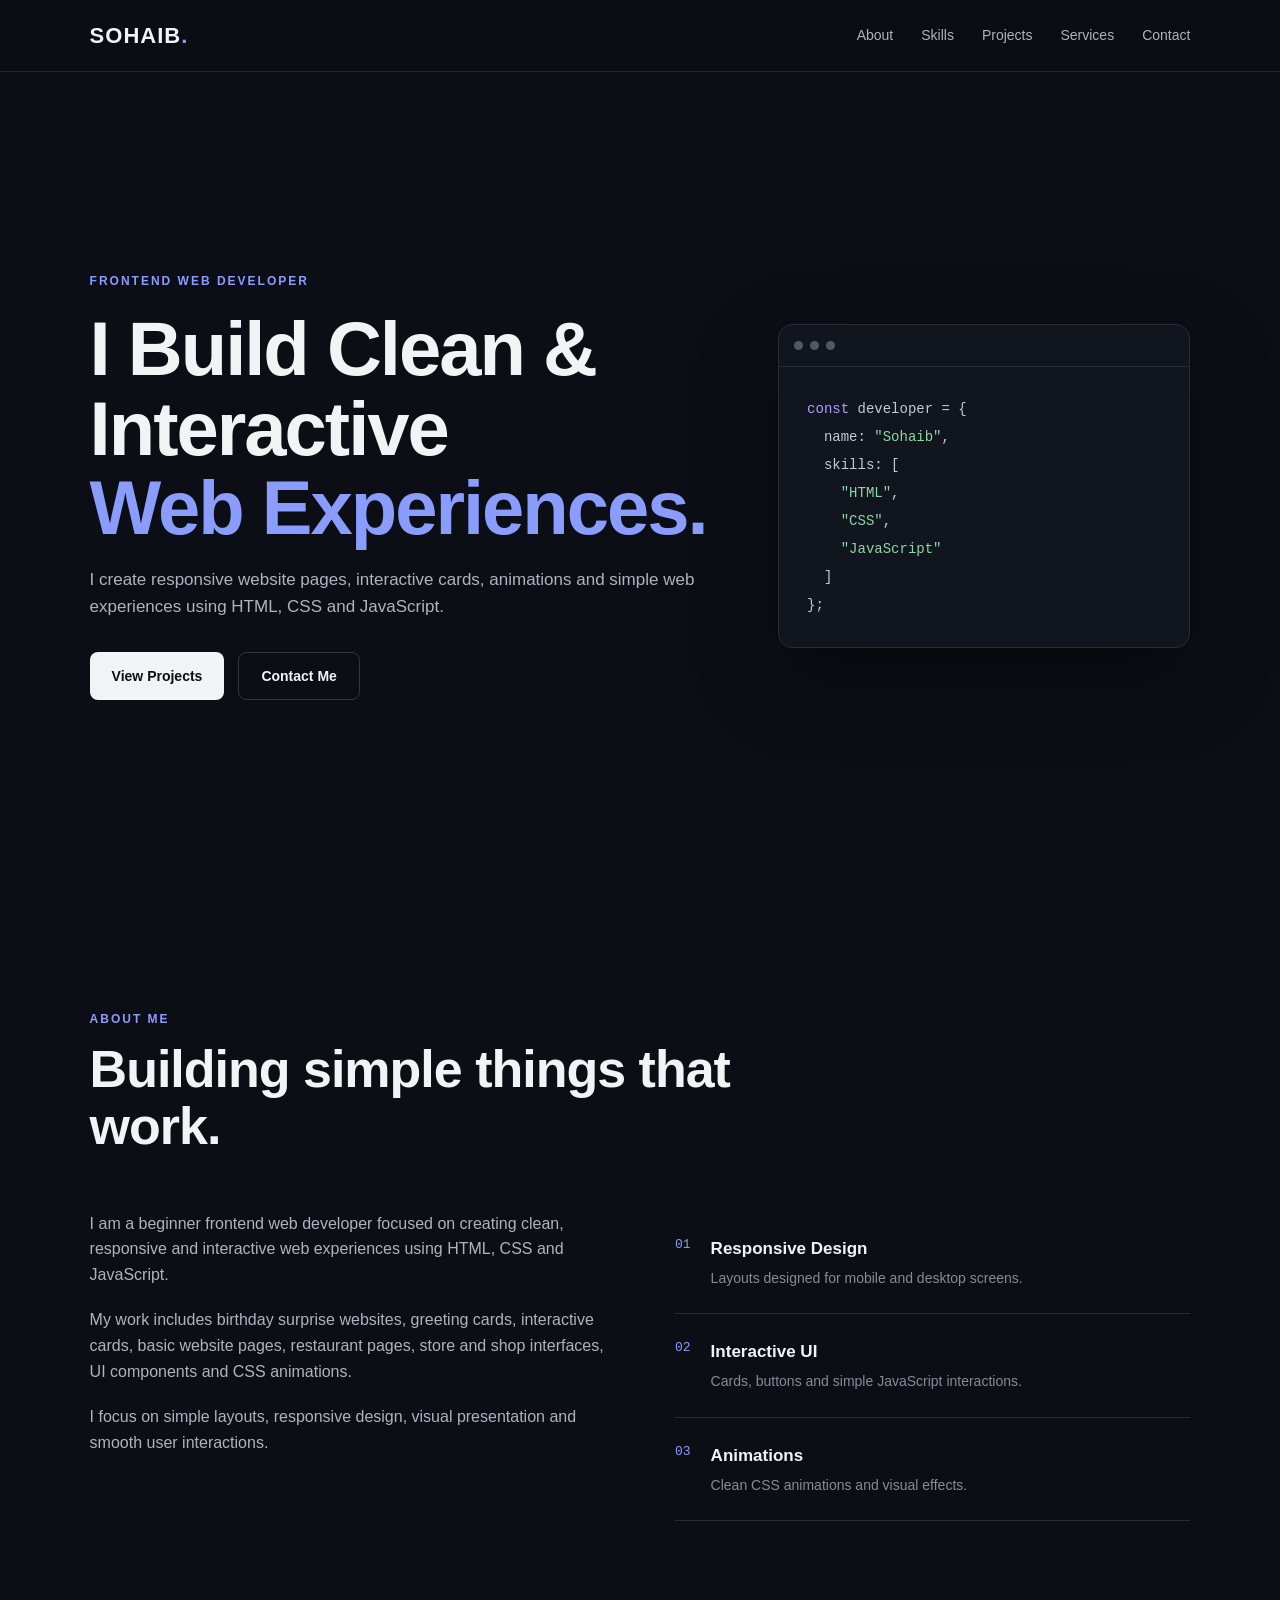
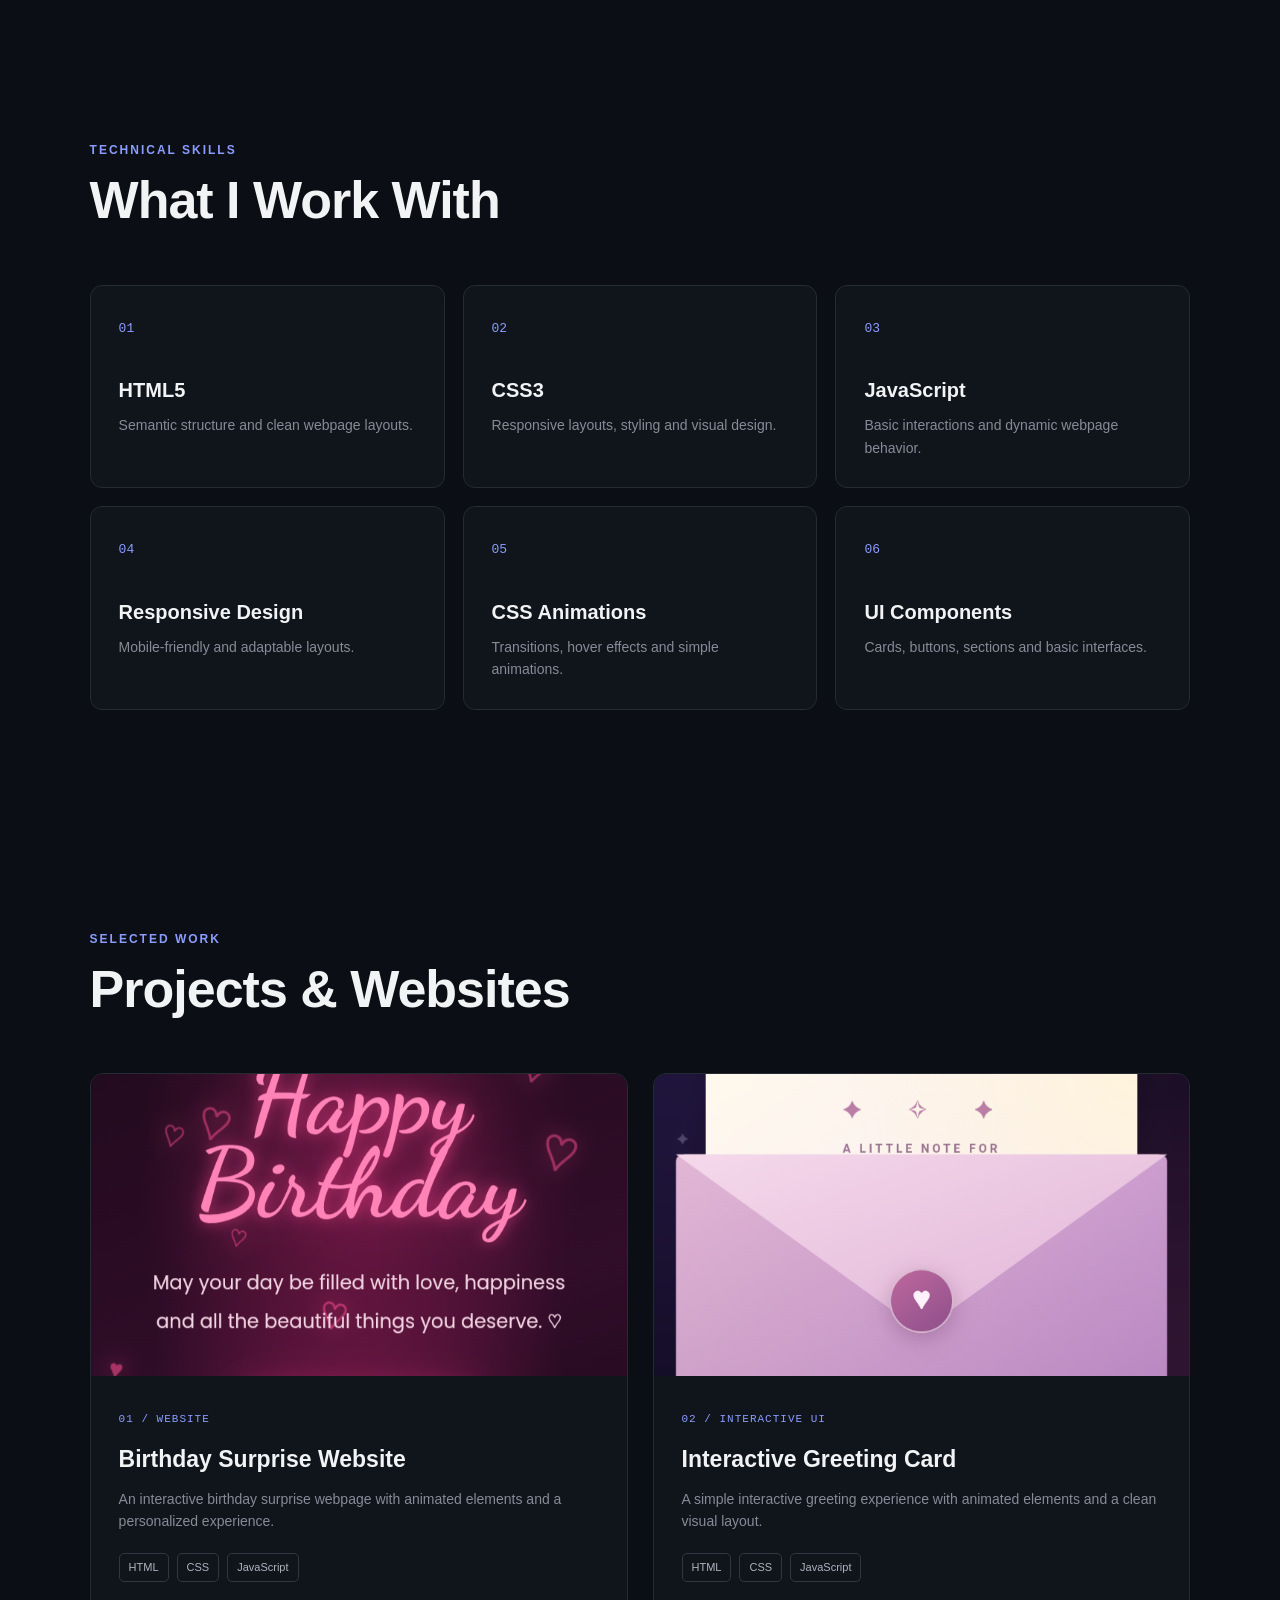
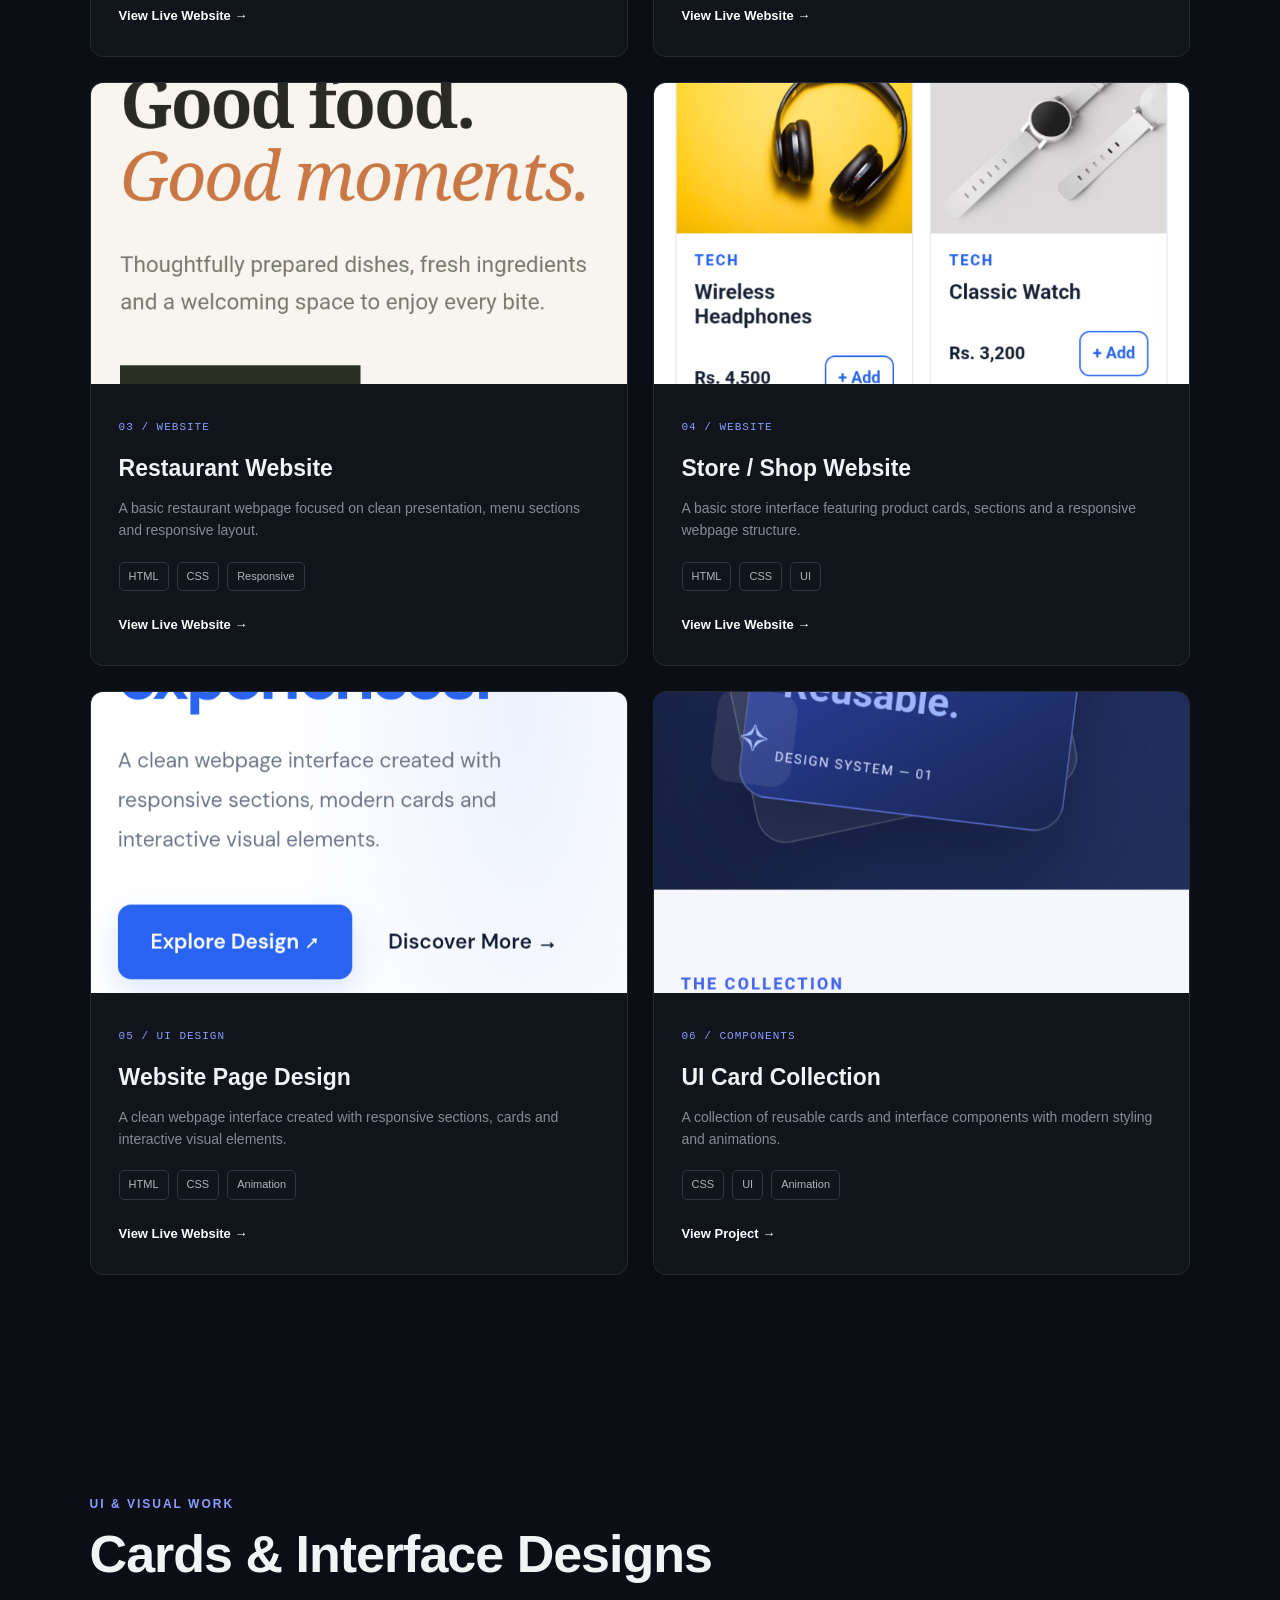
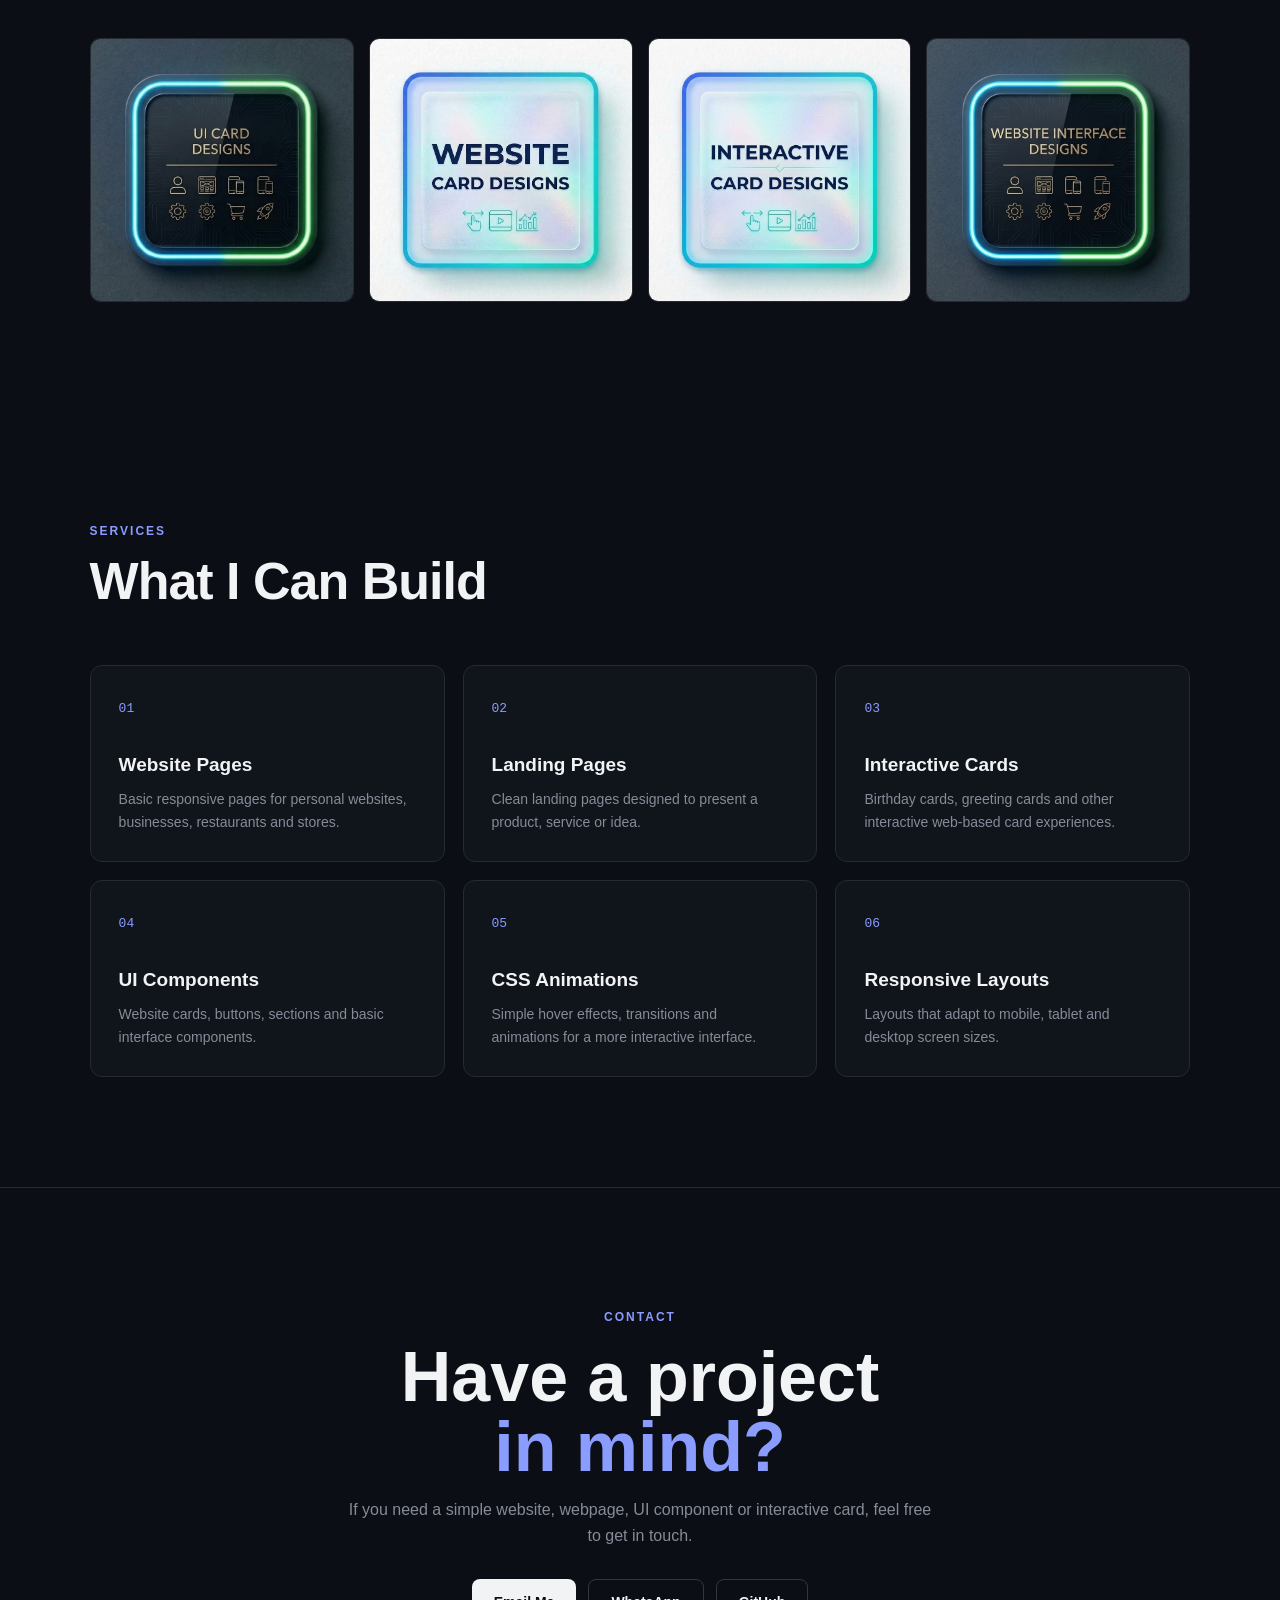
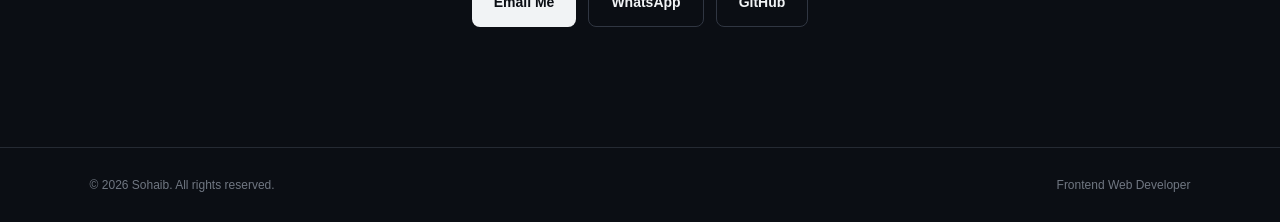
<file: index.html>
<!DOCTYPE html>
<html lang="en">
<head>
    <meta charset="UTF-8">
    <meta name="viewport" content="width=device-width, initial-scale=1.0">

    <title>Sohaib | Frontend Web Developer</title>
    <meta name="description" content="Frontend web developer portfolio showcasing responsive websites, UI cards, animations and interactive web experiences.">

    <link rel="stylesheet" href="style.css">
</head>

<body>

    <!-- Navigation -->
    <header class="top-bar">
        <a href="#home" class="logo">SOHAIB<span>.</span></a>

        <nav>
            <a href="#about">About</a>
            <a href="#skills">Skills</a>
            <a href="#projects">Projects</a>
            <a href="#services">Services</a>
            <a href="#contact">Contact</a>
        </nav>

        <button class="menu-btn" id="menuBtn">☰</button>
    </header>


    <!-- Hero -->
    <section class="hero" id="home">

        <div class="hero-content">

            <p class="hero-tag">FRONTEND WEB DEVELOPER</p>

            <h1>
                I Build Clean & Interactive
                <span>Web Experiences.</span>
            </h1>

            <p class="hero-text">
                I create responsive website pages, interactive cards,
                animations and simple web experiences using HTML, CSS
                and JavaScript.
            </p>

            <div class="hero-buttons">
                <a href="#projects" class="btn primary-btn">View Projects</a>
                <a href="#contact" class="btn secondary-btn">Contact Me</a>
            </div>

        </div>

        <div class="hero-card">
            <div class="code-window">
                <div class="window-top">
                    <span></span>
                    <span></span>
                    <span></span>
                </div>

                <div class="code-content">
                    <p><span class="code-purple">const</span> developer = {</p>
                    <p>&nbsp;&nbsp;name: <span class="code-green">"Sohaib"</span>,</p>
                    <p>&nbsp;&nbsp;skills: [</p>
                    <p>&nbsp;&nbsp;&nbsp;&nbsp;<span class="code-green">"HTML"</span>,</p>
                    <p>&nbsp;&nbsp;&nbsp;&nbsp;<span class="code-green">"CSS"</span>,</p>
                    <p>&nbsp;&nbsp;&nbsp;&nbsp;<span class="code-green">"JavaScript"</span></p>
                    <p>&nbsp;&nbsp;]</p>
                    <p>};</p>
                </div>
            </div>
        </div>

    </section>


    <!-- About -->
    <section class="section" id="about">

        <div class="section-heading">
            <p>ABOUT ME</p>
            <h2>Building simple things that work.</h2>
        </div>

        <div class="about-grid">

            <div class="about-text">
                <p>
                    I am a beginner frontend web developer focused on
                    creating clean, responsive and interactive web
                    experiences using HTML, CSS and JavaScript.
                </p>

                <p>
                    My work includes birthday surprise websites,
                    greeting cards, interactive cards, basic website
                    pages, restaurant pages, store and shop interfaces,
                    UI components and CSS animations.
                </p>

                <p>
                    I focus on simple layouts, responsive design,
                    visual presentation and smooth user interactions.
                </p>
            </div>

            <div class="about-info">

                <div class="info-item">
                    <span>01</span>
                    <div>
                        <h3>Responsive Design</h3>
                        <p>Layouts designed for mobile and desktop screens.</p>
                    </div>
                </div>

                <div class="info-item">
                    <span>02</span>
                    <div>
                        <h3>Interactive UI</h3>
                        <p>Cards, buttons and simple JavaScript interactions.</p>
                    </div>
                </div>

                <div class="info-item">
                    <span>03</span>
                    <div>
                        <h3>Animations</h3>
                        <p>Clean CSS animations and visual effects.</p>
                    </div>
                </div>

            </div>

        </div>

    </section>


    <!-- Skills -->
    <section class="section" id="skills">

        <div class="section-heading">
            <p>TECHNICAL SKILLS</p>
            <h2>What I Work With</h2>
        </div>

        <div class="skills-grid">

            <div class="skill-card">
                <span>01</span>
                <h3>HTML5</h3>
                <p>Semantic structure and clean webpage layouts.</p>
            </div>

            <div class="skill-card">
                <span>02</span>
                <h3>CSS3</h3>
                <p>Responsive layouts, styling and visual design.</p>
            </div>

            <div class="skill-card">
                <span>03</span>
                <h3>JavaScript</h3>
                <p>Basic interactions and dynamic webpage behavior.</p>
            </div>

            <div class="skill-card">
                <span>04</span>
                <h3>Responsive Design</h3>
                <p>Mobile-friendly and adaptable layouts.</p>
            </div>

            <div class="skill-card">
                <span>05</span>
                <h3>CSS Animations</h3>
                <p>Transitions, hover effects and simple animations.</p>
            </div>

            <div class="skill-card">
                <span>06</span>
                <h3>UI Components</h3>
                <p>Cards, buttons, sections and basic interfaces.</p>
            </div>

        </div>

    </section>


    <!-- Projects -->
    <section class="section" id="projects">

        <div class="section-heading">
            <p>SELECTED WORK</p>
            <h2>Projects & Websites</h2>
        </div>

        <div class="projects-grid">


            <!-- Project 01 -->
            <article class="project-card">

                <div class="project-image">
                    <img src="png1.png" alt="Birthday surprise website preview">
                </div>

                <div class="project-content">

                    <span class="project-number">01 / WEBSITE</span>

                    <h3>Birthday Surprise Website</h3>

                    <p>
                        An interactive birthday surprise webpage with
                        animated elements and a personalized experience.
                    </p>

                    <div class="tags">
                        <span>HTML</span>
                        <span>CSS</span>
                        <span>JavaScript</span>
                    </div>
                    
                       

                    <!-- Replace # with your published website link -->
                    <a href="https://sohaibkalwar8-max.github.io/Riyas-birthday/ " target="_blank" class="project-link">
                        View Live Website →
                    </a>

                </div>
                

            </article>


            <!-- Project 02 -->
            <article class="project-card">

                <div class="project-image">
                    <img src="png2.png" alt="Greeting card website preview">
                </div>

                <div class="project-content">

                    <span class="project-number">02 / INTERACTIVE UI</span>

                    <h3>Interactive Greeting Card</h3>

                    <p>
                        A simple interactive greeting experience with
                        animated elements and a clean visual layout.
                    </p>

                    <div class="tags">
                        <span>HTML</span>
                        <span>CSS</span>
                        <span>JavaScript</span>
                    </div>

                    <a href=" https://sohaibkalwar8-max.github.io/Greeting-card/   " target="_blank" class="project-link">
                        View Live Website →
                    </a>

                </div>

            </article>


            <!-- Project 03 -->
            <article class="project-card">

                <div class="project-image">
                    <img src="png3.png" alt="Restaurant website preview">
                </div>

                <div class="project-content">

                    <span class="project-number">03 / WEBSITE</span>

                    <h3>Restaurant Website</h3>

                    <p>
                        A basic restaurant webpage focused on clean
                        presentation, menu sections and responsive layout.
                    </p>

                    <div class="tags">
                        <span>HTML</span>
                        <span>CSS</span>
                        <span>Responsive</span>
                    </div>

                    <a href="  https://sohaibkalwar8-max.github.io/Webpage-restaurant-/   " target="_blank" class="project-link">
                        View Live Website →
                    </a>

                </div>

            </article>


            <!-- Project 04 -->
            <article class="project-card">

                <div class="project-image">
                    <img src="png4.png" alt="Store website preview">
                </div>

                <div class="project-content">

                    <span class="project-number">04 / WEBSITE</span>

                    <h3>Store / Shop Website</h3>

                    <p>
                        A basic store interface featuring product cards,
                        sections and a responsive webpage structure.
                    </p>

                    <div class="tags">
                        <span>HTML</span>
                        <span>CSS</span>
                        <span>UI</span>
                    </div>

                    <a href="https://sohaibkalwar8-max.github.io/Nova-store/      " target="_blank" class="project-link">
                        View Live Website →
                    </a>

                </div>

            </article>


            <!-- Project 05 -->
            <article class="project-card">

                <div class="project-image">
                    <img src="png5.png" alt="Website page design preview">
                </div>

                <div class="project-content">

                    <span class="project-number">05 / UI DESIGN</span>

                    <h3>Website Page Design</h3>

                    <p>
                        A clean webpage interface created with responsive
                        sections, cards and interactive visual elements.
                    </p>

                    <div class="tags">
                        <span>HTML</span>
                        <span>CSS</span>
                        <span>Animation</span>
                    </div>

                    <a href="https://sohaibkalwar8-max.github.io/Webpage-design/" target="_blank" class="project-link">
                        View Live Website →
                    </a>

                </div>

            </article>


            <!-- Project 06 -->
            <article class="project-card">

                <div class="project-image">
                    <img src="png6.png" alt="UI card collection preview">
                </div>

                <div class="project-content">

                    <span class="project-number">06 / COMPONENTS</span>

                    <h3>UI Card Collection</h3>

                    <p>
                        A collection of reusable cards and interface
                        components with modern styling and animations.
                    </p>

                    <div class="tags">
                        <span>CSS</span>
                        <span>UI</span>
                        <span>Animation</span>
                    </div>

                    <a href="https://sohaibkalwar8-max.github.io/Ui-card-collection-/" target="_blank" class="project-link">
                        View Project →
                    </a>

                </div>

            </article>

        </div>

    </section>


    <!-- Visual Work -->
    <section class="section" id="visual-work">

    <div class="section-heading">
        <p>UI & VISUAL WORK</p>
        <h2>Cards & Interface Designs</h2>
    </div>

    <div class="gallery">

        <!-- UI Card Design -->
        <a href="uicard.html" class="gallery-item">
            <img src="png7.png" alt="UI card design">
        </a>

        <!-- Website Card Design -->
        <a href="uicard2.html" class="gallery-item">
            <img src="png8.png" alt="Website card design">
        </a>

        <!-- Interactive Card Design -->
        <a href="uicard3.html" class="gallery-item">
            <img src="png9.png" alt="Interactive card design">
        </a>

        <!-- Website Interface Design -->
        <a href="uicard4.html" class="gallery-item">
            <img src="png10.png" alt="Website interface design">
        </a>

    </div>

</section>


    <!-- Services -->
    <section class="section" id="services">

        <div class="section-heading">
            <p>SERVICES</p>
            <h2>What I Can Build</h2>
        </div>

        <div class="services-grid">

            <div class="service-card">
                <span>01</span>
                <h3>Website Pages</h3>
                <p>
                    Basic responsive pages for personal websites,
                    businesses, restaurants and stores.
                </p>
            </div>

            <div class="service-card">
                <span>02</span>
                <h3>Landing Pages</h3>
                <p>
                    Clean landing pages designed to present a product,
                    service or idea.
                </p>
            </div>

            <div class="service-card">
                <span>03</span>
                <h3>Interactive Cards</h3>
                <p>
                    Birthday cards, greeting cards and other interactive
                    web-based card experiences.
                </p>
            </div>

            <div class="service-card">
                <span>04</span>
                <h3>UI Components</h3>
                <p>
                    Website cards, buttons, sections and basic interface
                    components.
                </p>
            </div>

            <div class="service-card">
                <span>05</span>
                <h3>CSS Animations</h3>
                <p>
                    Simple hover effects, transitions and animations
                    for a more interactive interface.
                </p>
            </div>

            <div class="service-card">
                <span>06</span>
                <h3>Responsive Layouts</h3>
                <p>
                    Layouts that adapt to mobile, tablet and desktop
                    screen sizes.
                </p>
            </div>

        </div>

    </section>


    <!-- Contact -->
    <section class="contact-section" id="contact">

        <div class="contact-content">

            <p class="section-label">CONTACT</p>

            <h2>
                Have a project<br>
                <span>in mind?</span>
            </h2>

            <p>
                If you need a simple website, webpage, UI component
                or interactive card, feel free to get in touch.
            </p>

            <div class="contact-buttons">

                <!-- Replace these links -->
                <a href="mailto:sohaib.kalwar8@gmail.com" class="btn primary-btn">
                    Email Me
                </a>

            <a href="https://wa.me/923337255905"
   class="btn secondary-btn"
   target="_blank">
    WhatsApp
</a>

             <a href="https://github.com/sohaibkalwar8-max"
   class="btn secondary-btn"
   target="_blank">
    GitHub
</a>
            </div>

        </div>

    </section>


    <!-- Footer -->
    <footer>

        <p>
            © <span id="year"></span> Sohaib. All rights reserved.
        </p>

        <p>
            Frontend Web Developer
        </p>

    </footer>


    <script src="script.js"></script>

</body>
</html>
</file>
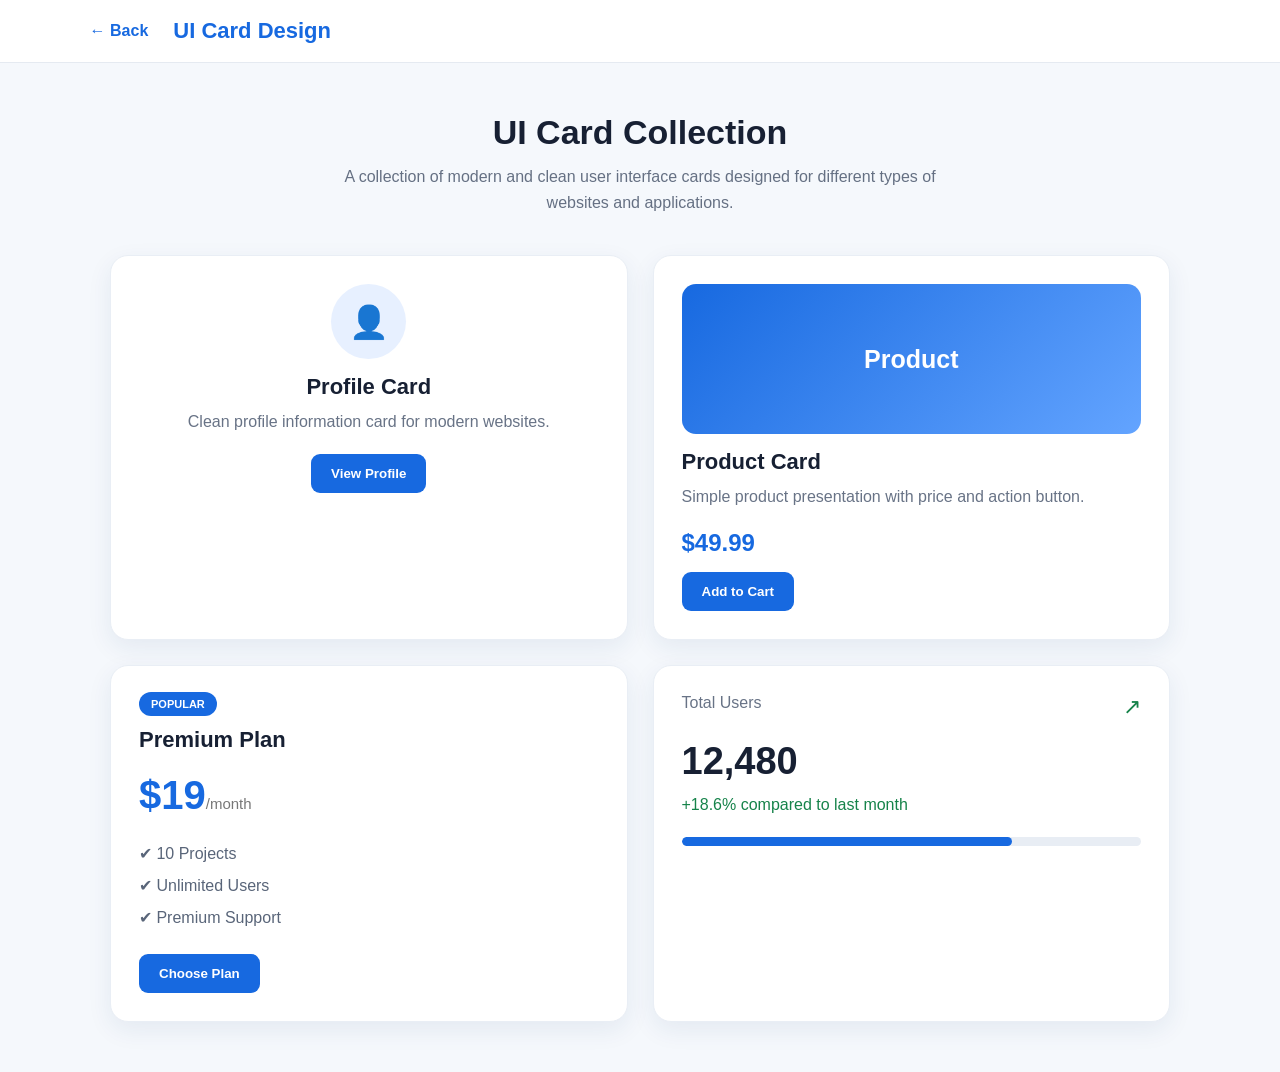
<file: uicard.html>
<!DOCTYPE html>
<html lang="en">
<head>
    <meta charset="UTF-8">
    <meta name="viewport" content="width=device-width, initial-scale=1.0">
    <title>UI Card Design</title>
    <link rel="stylesheet" href="uicard.css">
</head>

<body>

    <header class="top-bar">
        <a href="index.html#visual_work"
 class="back-btn">← Back</a>
        <h1>UI Card Design</h1>
    </header>

    <main class="container">

        <section class="intro">
            <h2>UI Card Collection</h2>
            <p>
                A collection of modern and clean user interface cards
                designed for different types of websites and applications.
            </p>
        </section>

        <section class="cards">

            <!-- Profile Card -->
            <div class="card profile-card">
                <div class="profile-icon">👤</div>
                <h3>Profile Card</h3>
                <p>Clean profile information card for modern websites.</p>
                <button>View Profile</button>
            </div>

            <!-- Product Card -->
            <div class="card product-card">
                <div class="product-image">Product</div>
                <h3>Product Card</h3>
                <p>Simple product presentation with price and action button.</p>
                <strong>$49.99</strong>
                <button>Add to Cart</button>
            </div>

            <!-- Pricing Card -->
            <div class="card pricing-card">
                <span class="tag">POPULAR</span>
                <h3>Premium Plan</h3>
                <div class="price">$19<span>/month</span></div>

                <ul>
                    <li>✔ 10 Projects</li>
                    <li>✔ Unlimited Users</li>
                    <li>✔ Premium Support</li>
                </ul>

                <button>Choose Plan</button>
            </div>

            <!-- Statistics Card -->
            <div class="card stats-card">
                <div class="stats-top">
                    <span>Total Users</span>
                    <span class="up">↗</span>
                </div>

                <h3>12,480</h3>
                <p>+18.6% compared to last month</p>

                <div class="progress">
                    <div class="progress-bar"></div>
                </div>
            </div>

        </section>

    </main>

    <script src="uicard.js"></script>
</body>
</html>
</file>
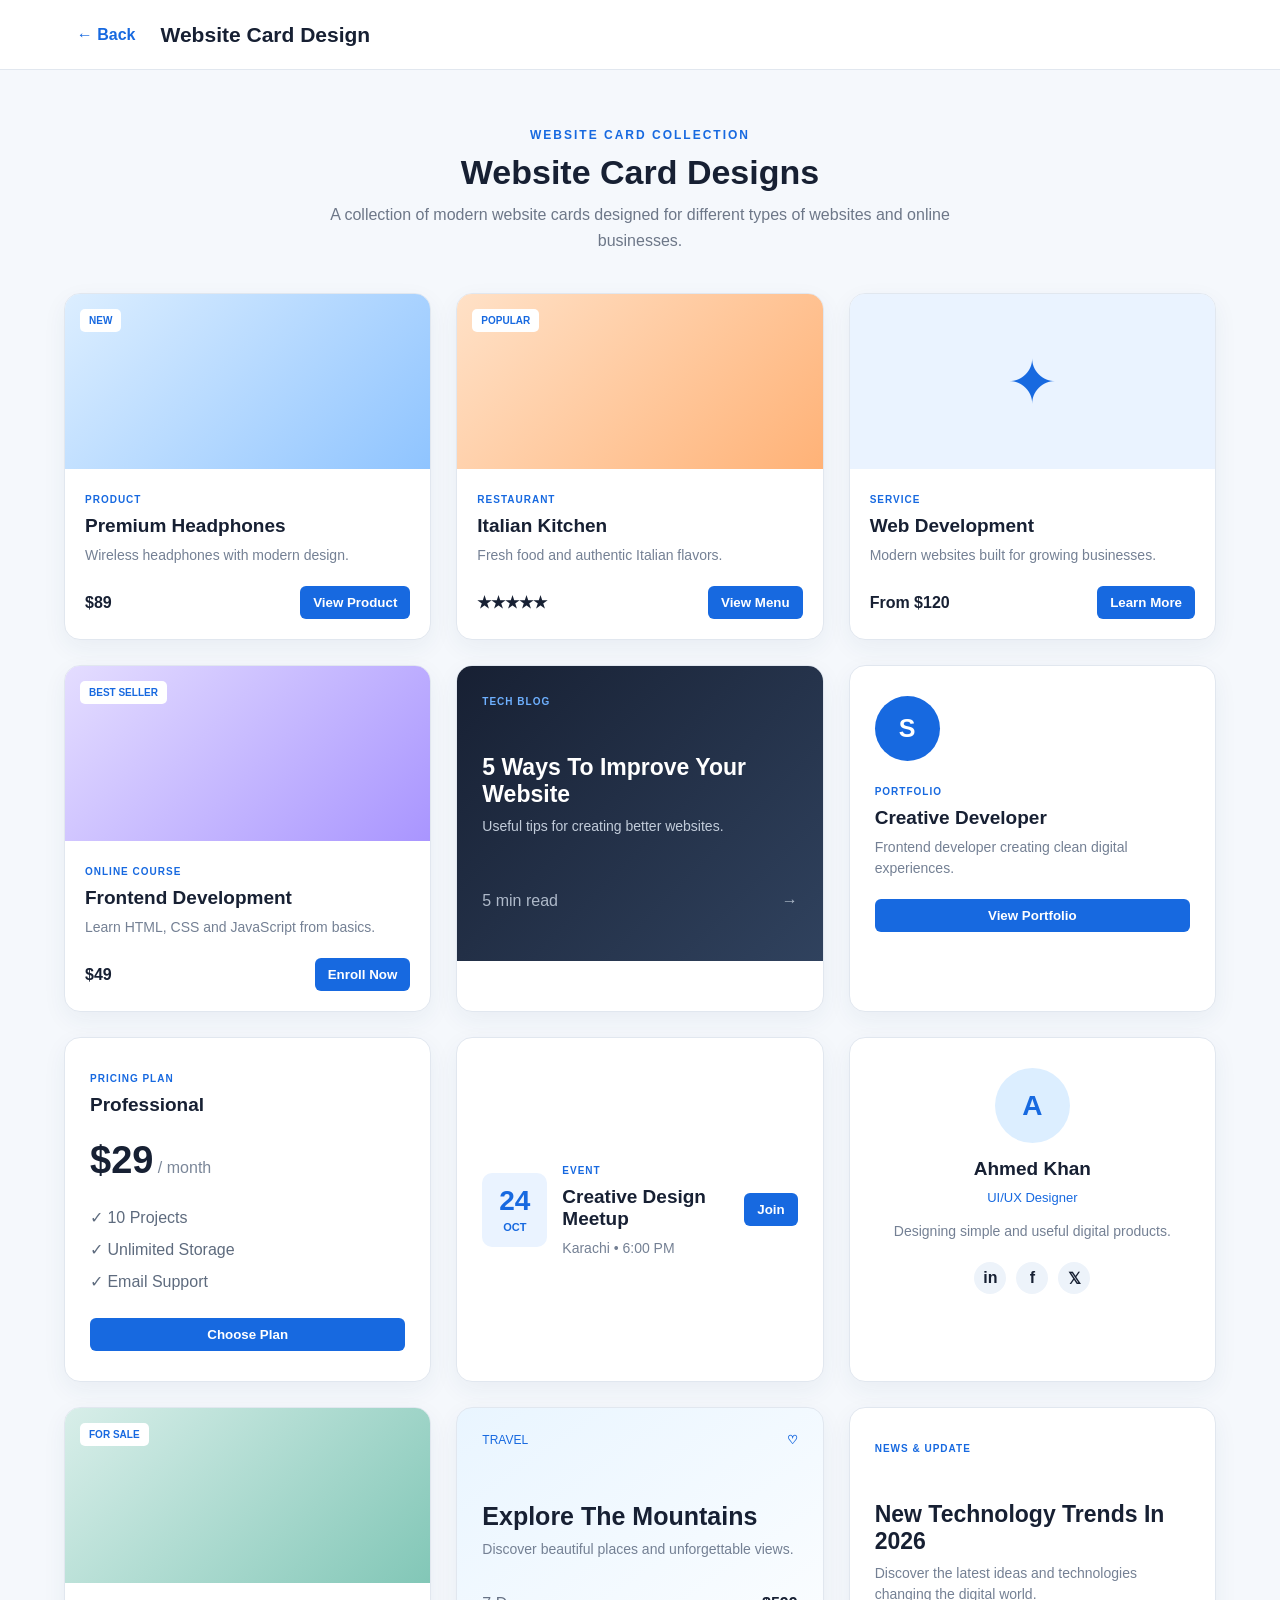
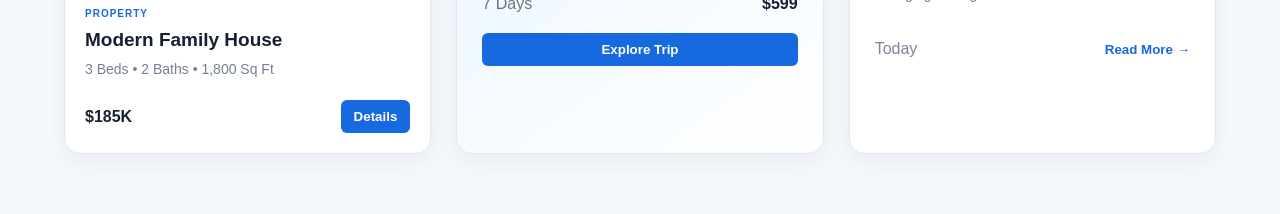
<file: uicard2.html>
<!DOCTYPE html>
<html lang="en">
<head>
    <meta charset="UTF-8">
    <meta name="viewport" content="width=device-width, initial-scale=1.0">
    <title>Website Card Design</title>
    <link rel="stylesheet" href="uicard2.css">
</head>
<body>

<header class="top-bar">
    <a href="index.html" class="back-btn">← Back</a>
    <h1>Website Card Design</h1>
</header>

<main class="container">

    <section class="intro">
        <span>WEBSITE CARD COLLECTION</span>
        <h2>Website Card Designs</h2>
        <p>
            A collection of modern website cards designed for
            different types of websites and online businesses.
        </p>
    </section>

    <section class="cards-grid">

        <!-- 1 Product -->
        <div class="website-card">
            <div class="card-image product-image">
                <span>NEW</span>
            </div>
            <div class="card-content">
                <small>PRODUCT</small>
                <h3>Premium Headphones</h3>
                <p>Wireless headphones with modern design.</p>
                <div class="card-bottom">
                    <strong>$89</strong>
                    <button>View Product</button>
                </div>
            </div>
        </div>

        <!-- 2 Restaurant -->
        <div class="website-card">
            <div class="card-image restaurant-image">
                <span>POPULAR</span>
            </div>
            <div class="card-content">
                <small>RESTAURANT</small>
                <h3>Italian Kitchen</h3>
                <p>Fresh food and authentic Italian flavors.</p>
                <div class="card-bottom">
                    <strong>★★★★★</strong>
                    <button>View Menu</button>
                </div>
            </div>
        </div>

        <!-- 3 Service -->
        <div class="website-card">
            <div class="service-icon">✦</div>
            <div class="card-content">
                <small>SERVICE</small>
                <h3>Web Development</h3>
                <p>Modern websites built for growing businesses.</p>
                <div class="card-bottom">
                    <strong>From $120</strong>
                    <button>Learn More</button>
                </div>
            </div>
        </div>

        <!-- 4 Course -->
        <div class="website-card">
            <div class="card-image course-image">
                <span>BEST SELLER</span>
            </div>
            <div class="card-content">
                <small>ONLINE COURSE</small>
                <h3>Frontend Development</h3>
                <p>Learn HTML, CSS and JavaScript from basics.</p>
                <div class="card-bottom">
                    <strong>$49</strong>
                    <button>Enroll Now</button>
                </div>
            </div>
        </div>

        <!-- 5 Blog -->
        <div class="website-card">
            <div class="blog-card">
                <small>TECH BLOG</small>
                <h3>5 Ways To Improve Your Website</h3>
                <p>Useful tips for creating better websites.</p>
                <div class="blog-info">
                    <span>5 min read</span>
                    <span>→</span>
                </div>
            </div>
        </div>

        <!-- 6 Portfolio -->
        <div class="website-card portfolio-card">
            <div class="portfolio-avatar">S</div>
            <small>PORTFOLIO</small>
            <h3>Creative Developer</h3>
            <p>Frontend developer creating clean digital experiences.</p>
            <button class="full-btn">View Portfolio</button>
        </div>

        <!-- 7 Pricing -->
        <div class="website-card pricing-card">
            <small>PRICING PLAN</small>
            <h3>Professional</h3>
            <strong class="price">$29</strong>
            <span class="month">/ month</span>

            <ul>
                <li>✓ 10 Projects</li>
                <li>✓ Unlimited Storage</li>
                <li>✓ Email Support</li>
            </ul>

            <button class="full-btn">Choose Plan</button>
        </div>

        <!-- 8 Event -->
        <div class="website-card event-card">
            <div class="date-box">
                <strong>24</strong>
                <span>OCT</span>
            </div>

            <div>
                <small>EVENT</small>
                <h3>Creative Design Meetup</h3>
                <p>Karachi • 6:00 PM</p>
            </div>

            <button>Join</button>
        </div>

        <!-- 9 Team -->
        <div class="website-card team-card">
            <div class="team-avatar">A</div>
            <h3>Ahmed Khan</h3>
            <span>UI/UX Designer</span>
            <p>Designing simple and useful digital products.</p>

            <div class="socials">
                <b>in</b>
                <b>f</b>
                <b>𝕏</b>
            </div>
        </div>

        <!-- 10 Property -->
        <div class="website-card">
            <div class="card-image property-image">
                <span>FOR SALE</span>
            </div>

            <div class="card-content">
                <small>PROPERTY</small>
                <h3>Modern Family House</h3>
                <p>3 Beds • 2 Baths • 1,800 Sq Ft</p>

                <div class="card-bottom">
                    <strong>$185K</strong>
                    <button>Details</button>
                </div>
            </div>
        </div>

        <!-- 11 Travel -->
        <div class="website-card travel-card">
            <div class="travel-top">
                <span>TRAVEL</span>
                <b>♡</b>
            </div>

            <h3>Explore The Mountains</h3>
            <p>Discover beautiful places and unforgettable views.</p>

            <div class="travel-bottom">
                <span>7 Days</span>
                <strong>$599</strong>
            </div>

            <button class="full-btn">Explore Trip</button>
        </div>

        <!-- 12 News -->
        <div class="website-card news-card">
            <small>NEWS & UPDATE</small>
            <h3>New Technology Trends In 2026</h3>
            <p>
                Discover the latest ideas and technologies
                changing the digital world.
            </p>

            <div class="news-bottom">
                <span>Today</span>
                <button>Read More →</button>
            </div>
        </div>

    </section>

</main>

<script src="uicard2.js"></script>
</body>
</html>
</file>
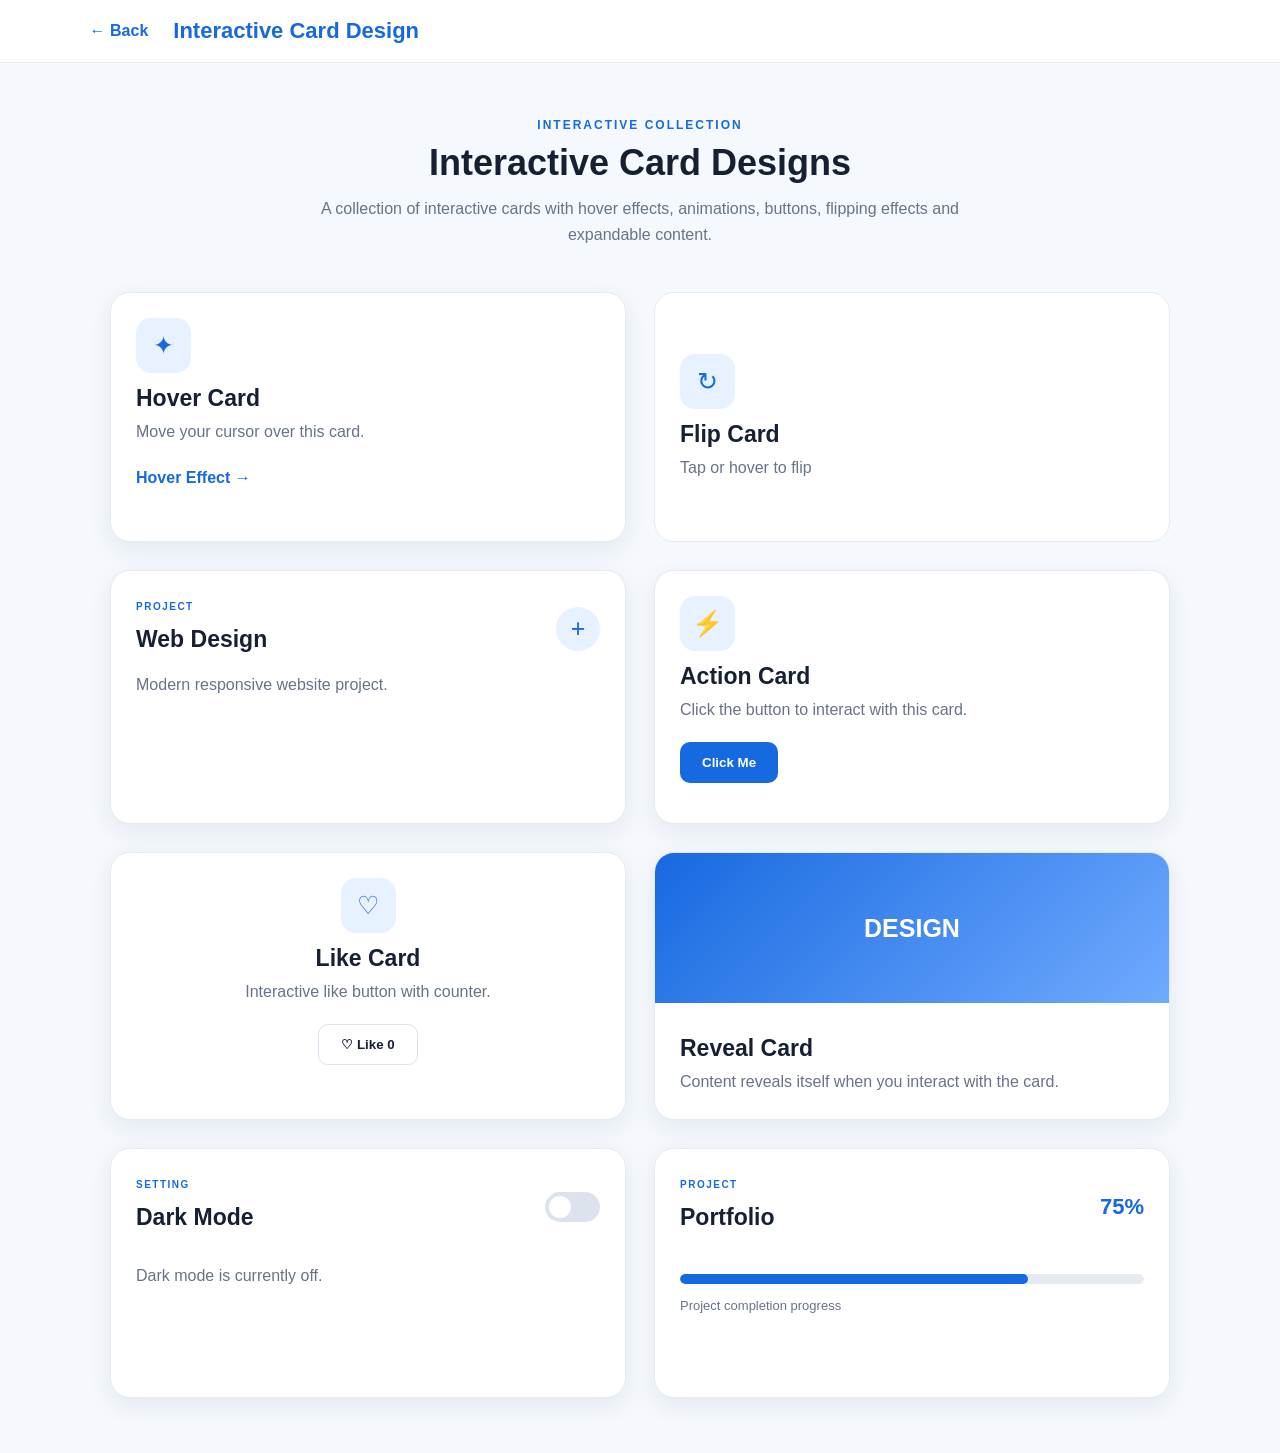
<file: uicard3.html>
<!DOCTYPE html>
<html lang="en">
<head>
    <meta charset="UTF-8">
    <meta name="viewport" content="width=device-width, initial-scale=1.0">
    <title>Interactive Card Design</title>
    <link rel="stylesheet" href="uicard3.css">
</head>

<body>

<header class="top-bar">
    <a href="index.html" class="back-btn">← Back</a>
    <h1>Interactive Card Design</h1>
</header>

<main class="container">

    <section class="intro">
        <p class="small-title">INTERACTIVE COLLECTION</p>
        <h2>Interactive Card Designs</h2>
        <p>
            A collection of interactive cards with hover effects,
            animations, buttons, flipping effects and expandable content.
        </p>
    </section>


    <section class="cards">

        <!-- 1 HOVER CARD -->
        <div class="card hover-card">
            <div class="icon">✦</div>
            <h3>Hover Card</h3>
            <p>Move your cursor over this card.</p>
            <span>Hover Effect →</span>
        </div>


        <!-- 2 FLIP CARD -->
        <div class="card flip-card" tabindex="0">

            <div class="flip-inner">

                <div class="flip-front">
                    <div class="icon">↻</div>
                    <h3>Flip Card</h3>
                    <p>Tap or hover to flip</p>
                </div>

                <div class="flip-back">
                    <h3>Back Side</h3>
                    <p>
                        Interactive information appears
                        on the back side.
                    </p>
                </div>

            </div>

        </div>


        <!-- 3 EXPAND CARD -->
        <div class="card expand-card">

            <div class="card-header">
                <div>
                    <span class="mini-label">PROJECT</span>
                    <h3>Web Design</h3>
                </div>

                <button class="expand-btn">+</button>
            </div>

            <p class="short-text">
                Modern responsive website project.
            </p>

            <div class="extra-content">
                <p>✓ Responsive Layout</p>
                <p>✓ Modern UI</p>
                <p>✓ Interactive Elements</p>
            </div>

        </div>


        <!-- 4 BUTTON INTERACTION -->
        <div class="card action-card">

            <div class="icon">⚡</div>

            <h3>Action Card</h3>

            <p>
                Click the button to interact with this card.
            </p>

            <button class="action-btn">
                Click Me
            </button>

            <div class="action-message"></div>

        </div>


        <!-- 5 LIKE CARD -->
        <div class="card like-card">

            <div class="icon">♡</div>

            <h3>Like Card</h3>

            <p>
                Interactive like button with counter.
            </p>

            <button class="like-btn">
                ♡ Like <span>0</span>
            </button>

        </div>


        <!-- 6 IMAGE REVEAL -->
        <div class="card reveal-card">

            <div class="reveal-image">
                <span>DESIGN</span>
            </div>

            <div class="reveal-content">
                <h3>Reveal Card</h3>
                <p>
                    Content reveals itself when you interact
                    with the card.
                </p>
            </div>

        </div>


        <!-- 7 TOGGLE CARD -->
        <div class="card toggle-card">

            <div class="toggle-top">
                <div>
                    <span class="mini-label">SETTING</span>
                    <h3>Dark Mode</h3>
                </div>

                <button class="toggle-btn">
                    <span></span>
                </button>
            </div>

            <p class="toggle-status">
                Dark mode is currently off.
            </p>

        </div>


        <!-- 8 PROGRESS CARD -->
        <div class="card progress-card">

            <div class="progress-top">
                <div>
                    <span class="mini-label">PROJECT</span>
                    <h3>Portfolio</h3>
                </div>

                <strong>75%</strong>
            </div>

            <div class="progress">
                <div class="progress-fill"></div>
            </div>

            <p>Project completion progress</p>

        </div>

    </section>

</main>

<script src="uicard3.js"></script>

</body>
</html>
</file>
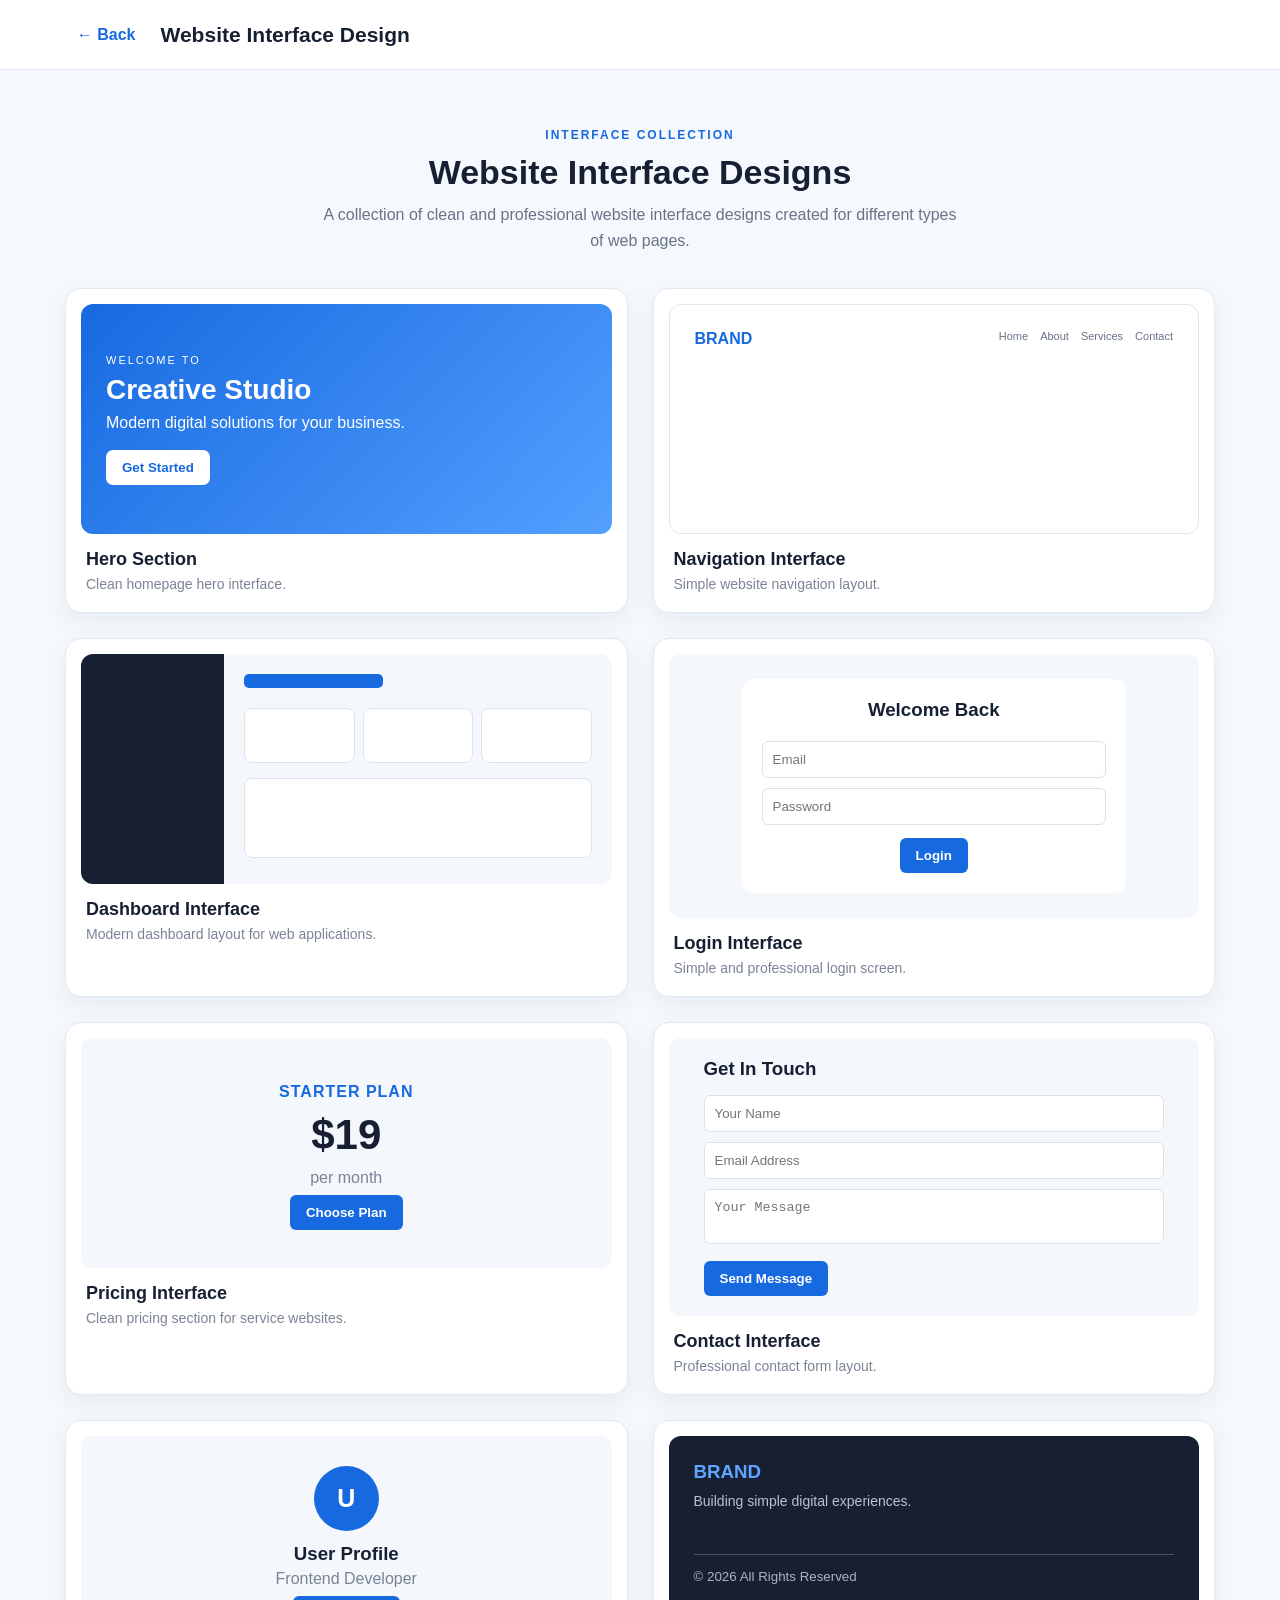
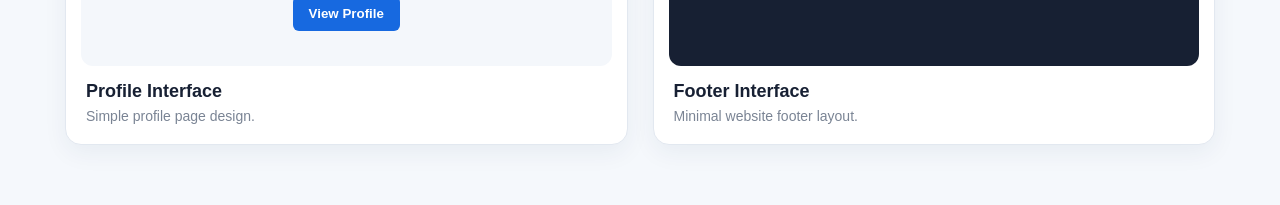
<file: uicard4.html>
<!DOCTYPE html>
<html lang="en">
<head>
    <meta charset="UTF-8">
    <meta name="viewport" content="width=device-width, initial-scale=1.0">
    <title>Website Interface Design</title>
    <link rel="stylesheet" href="uicard4.css">
</head>
<body>

<header class="top-bar">
    <a href="index.html" class="back-btn">← Back</a>
    <h1>Website Interface Design</h1>
</header>

<main class="container">

    <section class="intro">
        <span>INTERFACE COLLECTION</span>
        <h2>Website Interface Designs</h2>
        <p>
            A collection of clean and professional website interface
            designs created for different types of web pages.
        </p>
    </section>

    <section class="interface-grid">

        <!-- 1 -->
        <div class="interface-box">
            <div class="preview hero-preview">
                <small>WELCOME TO</small>
                <h3>Creative Studio</h3>
                <p>Modern digital solutions for your business.</p>
                <button>Get Started</button>
            </div>
            <h3>Hero Section</h3>
            <p>Clean homepage hero interface.</p>
        </div>

        <!-- 2 -->
        <div class="interface-box">
            <div class="preview navbar-preview">
                <div class="fake-logo">BRAND</div>
                <div class="nav-links">
                    <span>Home</span>
                    <span>About</span>
                    <span>Services</span>
                    <span>Contact</span>
                </div>
            </div>
            <h3>Navigation Interface</h3>
            <p>Simple website navigation layout.</p>
        </div>

        <!-- 3 -->
        <div class="interface-box">
            <div class="preview dashboard-preview">
                <aside></aside>
                <div class="dash-content">
                    <div class="dash-title"></div>
                    <div class="dash-cards">
                        <i></i>
                        <i></i>
                        <i></i>
                    </div>
                    <div class="chart"></div>
                </div>
            </div>
            <h3>Dashboard Interface</h3>
            <p>Modern dashboard layout for web applications.</p>
        </div>

        <!-- 4 -->
        <div class="interface-box">
            <div class="preview login-preview">
                <div class="login-card">
                    <h3>Welcome Back</h3>
                    <input type="text" placeholder="Email">
                    <input type="password" placeholder="Password">
                    <button>Login</button>
                </div>
            </div>
            <h3>Login Interface</h3>
            <p>Simple and professional login screen.</p>
        </div>

        <!-- 5 -->
        <div class="interface-box">
            <div class="preview pricing-preview">
                <h4>STARTER PLAN</h4>
                <strong>$19</strong>
                <p>per month</p>
                <button>Choose Plan</button>
            </div>
            <h3>Pricing Interface</h3>
            <p>Clean pricing section for service websites.</p>
        </div>

        <!-- 6 -->
        <div class="interface-box">
            <div class="preview contact-preview">
                <h3>Get In Touch</h3>
                <input type="text" placeholder="Your Name">
                <input type="email" placeholder="Email Address">
                <textarea placeholder="Your Message"></textarea>
                <button>Send Message</button>
            </div>
            <h3>Contact Interface</h3>
            <p>Professional contact form layout.</p>
        </div>

        <!-- 7 -->
        <div class="interface-box">
            <div class="preview profile-preview">
                <div class="avatar">U</div>
                <h3>User Profile</h3>
                <p>Frontend Developer</p>
                <button>View Profile</button>
            </div>
            <h3>Profile Interface</h3>
            <p>Simple profile page design.</p>
        </div>

        <!-- 8 -->
        <div class="interface-box">
            <div class="preview footer-preview">
                <h3>BRAND</h3>
                <p>Building simple digital experiences.</p>
                <div class="footer-line"></div>
                <small>© 2026 All Rights Reserved</small>
            </div>
            <h3>Footer Interface</h3>
            <p>Minimal website footer layout.</p>
        </div>

    </section>

</main>

<script src="uicard4.js"></script>
</body>
</html>
</file>
<file: style.css>
/* =========================
   RESET
========================= */

* {
    margin: 0;
    padding: 0;
    box-sizing: border-box;
}

html {
    scroll-behavior: smooth;
}

body {
    font-family: Arial, Helvetica, sans-serif;
    background: #0b0e14;
    color: #f1f3f5;
    line-height: 1.6;
    overflow-x: hidden;
}

a {
    color: inherit;
    text-decoration: none;
}

img {
    width: 100%;
    display: block;
}


/* =========================
   NAVIGATION
========================= */

.top-bar {
    position: sticky;
    top: 0;
    z-index: 1000;

    height: 72px;
    padding: 0 7%;

    display: flex;
    align-items: center;
    justify-content: space-between;

    background: rgba(11, 14, 20, 0.9);
    backdrop-filter: blur(12px);

    border-bottom: 1px solid #20242d;
}

.logo {
    font-size: 22px;
    font-weight: 800;
    letter-spacing: 1px;
}

.logo span {
    color: #8b9cff;
}

nav {
    display: flex;
    gap: 28px;
}

nav a {
    font-size: 14px;
    color: #aeb4bf;
    transition: 0.3s;
}

nav a:hover {
    color: #ffffff;
}

.menu-btn {
    display: none;

    background: none;
    border: none;

    color: white;
    font-size: 25px;

    cursor: pointer;
}


/* =========================
   HERO
========================= */

.hero {
    min-height: calc(100vh - 72px);

    padding: 90px 7%;

    display: grid;
    grid-template-columns: 1.2fr 0.8fr;
    align-items: center;
    gap: 70px;
}

.hero-tag,
.section-heading p,
.section-label {
    color: #8b9cff;
    font-size: 12px;
    font-weight: 700;
    letter-spacing: 2px;
}

.hero h1 {
    max-width: 750px;

    margin: 18px 0;

    font-size: clamp(42px, 6vw, 76px);
    line-height: 1.05;
    letter-spacing: -2px;
}

.hero h1 span {
    display: block;
    color: #8b9cff;
}

.hero-text {
    max-width: 620px;

    color: #aeb4bf;
    font-size: 17px;
}

.hero-buttons {
    display: flex;
    flex-wrap: wrap;
    gap: 14px;

    margin-top: 32px;
}

.btn {
    display: inline-flex;
    align-items: center;
    justify-content: center;

    min-height: 48px;
    padding: 0 22px;

    border-radius: 8px;

    font-size: 14px;
    font-weight: 700;

    transition: 0.3s;
}

.primary-btn {
    background: #f1f3f5;
    color: #0b0e14;
}

.primary-btn:hover {
    transform: translateY(-3px);
}

.secondary-btn {
    border: 1px solid #303642;
    color: #f1f3f5;
}

.secondary-btn:hover {
    border-color: #8b9cff;
    color: #8b9cff;
}


/* =========================
   CODE CARD
========================= */

.hero-card {
    animation: floatCard 4s ease-in-out infinite;
}

.code-window {
    background: #11151d;

    border: 1px solid #272d38;
    border-radius: 14px;

    overflow: hidden;

    box-shadow: 0 30px 80px rgba(0, 0, 0, 0.35);
}

.window-top {
    height: 42px;

    display: flex;
    align-items: center;
    gap: 7px;

    padding: 0 15px;

    border-bottom: 1px solid #272d38;
}

.window-top span {
    width: 9px;
    height: 9px;

    border-radius: 50%;
    background: #515864;
}

.code-content {
    padding: 28px;

    font-family: monospace;
    font-size: 14px;
    line-height: 2;
    color: #c5cad3;
}

.code-purple {
    color: #b49cff;
}

.code-green {
    color: #8ed6a5;
}

@keyframes floatCard {

    0%,
    100% {
        transform: translateY(0);
    }

    50% {
        transform: translateY(-12px);
    }
}


/* =========================
   GENERAL SECTIONS
========================= */

.section {
    padding: 110px 7%;
}

.section-heading {
    max-width: 700px;
    margin-bottom: 55px;
}

.section-heading h2 {
    margin-top: 12px;

    font-size: clamp(32px, 5vw, 52px);
    line-height: 1.1;
    letter-spacing: -1px;
}


/* =========================
   ABOUT
========================= */

.about-grid {
    display: grid;
    grid-template-columns: 1fr 1fr;
    gap: 70px;
}

.about-text {
    color: #aeb4bf;
    font-size: 16px;
}

.about-text p {
    margin-bottom: 20px;
}

.info-item {
    display: flex;
    gap: 20px;

    padding: 24px 0;

    border-bottom: 1px solid #252a33;
}

.info-item span {
    color: #8b9cff;
    font-family: monospace;
}

.info-item h3 {
    margin-bottom: 5px;
    font-size: 17px;
}

.info-item p {
    color: #858c98;
    font-size: 14px;
}


/* =========================
   SKILLS
========================= */

.skills-grid {
    display: grid;
    grid-template-columns: repeat(3, 1fr);
    gap: 18px;
}

.skill-card {
    min-height: 190px;

    padding: 28px;

    background: #10141b;
    border: 1px solid #252a33;

    border-radius: 12px;

    transition: 0.3s;
}

.skill-card:hover {
    transform: translateY(-7px);
    border-color: #5965a1;
}

.skill-card span {
    color: #8b9cff;
    font-family: monospace;
    font-size: 13px;
}

.skill-card h3 {
    margin: 35px 0 8px;
    font-size: 20px;
}

.skill-card p {
    color: #858c98;
    font-size: 14px;
}


/* =========================
   PROJECTS
========================= */

.projects-grid {
    display: grid;
    grid-template-columns: repeat(2, 1fr);
    gap: 25px;
}

.project-card {
    background: #10141b;

    border: 1px solid #252a33;
    border-radius: 13px;

    overflow: hidden;

    transition: 0.35s;
}

.project-card:hover {
    transform: translateY(-8px);
    border-color: #5965a1;
}

.project-image {
    aspect-ratio: 16 / 9;
    overflow: hidden;

    background: #171b23;
}

.project-image img {
    height: 100%;
    object-fit: cover;

    transition: 0.5s;
}

.project-card:hover .project-image img {
    transform: scale(1.04);
}

.project-content {
    padding: 28px;
}

.project-number {
    color: #8b9cff;
    font-family: monospace;
    font-size: 11px;
    letter-spacing: 1px;
}

.project-content h3 {
    margin: 12px 0 10px;
    font-size: 23px;
}

.project-content p {
    color: #858c98;
    font-size: 14px;
}

.tags {
    display: flex;
    flex-wrap: wrap;
    gap: 8px;

    margin: 20px 0;
}

.tags span {
    padding: 5px 9px;

    border: 1px solid #303642;
    border-radius: 5px;

    color: #aeb4bf;
    font-size: 11px;
}

.project-link {
    display: inline-block;

    color: #ffffff;
    font-size: 13px;
    font-weight: 700;

    transition: 0.3s;
}

.project-link:hover {
    color: #8b9cff;
    transform: translateX(4px);
}


/* =========================
   GALLERY
========================= */

.gallery {
    display: grid;
    grid-template-columns: repeat(4, 1fr);
    gap: 15px;
}

.gallery-item {
    aspect-ratio: 1 / 1;

    overflow: hidden;

    border: 1px solid #252a33;
    border-radius: 10px;

    background: #10141b;

    cursor: pointer;
}

.gallery-item img {
    height: 100%;
    object-fit: cover;

    transition: 0.4s;
}

.gallery-item:hover img {
    transform: scale(1.07);
}


/* =========================
   SERVICES
========================= */

.services-grid {
    display: grid;
    grid-template-columns: repeat(3, 1fr);
    gap: 18px;
}

.service-card {
    padding: 28px;

    border: 1px solid #252a33;
    border-radius: 12px;

    background: #10141b;

    transition: 0.3s;
}

.service-card:hover {
    border-color: #5965a1;
    transform: translateY(-5px);
}

.service-card span {
    color: #8b9cff;
    font-family: monospace;
}

.service-card h3 {
    margin: 30px 0 8px;
    font-size: 19px;
}

.service-card p {
    color: #858c98;
    font-size: 14px;
}


/* =========================
   CONTACT
========================= */

.contact-section {
    padding: 120px 7%;

    border-top: 1px solid #252a33;
    border-bottom: 1px solid #252a33;

    text-align: center;
}

.contact-content {
    max-width: 750px;
    margin: auto;
}

.contact-section h2 {
    margin: 15px 0;

    font-size: clamp(42px, 7vw, 70px);
    line-height: 1;
}

.contact-section h2 span {
    color: #8b9cff;
}

.contact-section p:not(.section-label) {
    max-width: 600px;
    margin: 0 auto;

    color: #858c98;
}

.contact-buttons {
    display: flex;
    justify-content: center;
    flex-wrap: wrap;
    gap: 12px;

    margin-top: 30px;
}


/* =========================
   FOOTER
========================= */

footer {
    padding: 28px 7%;

    display: flex;
    justify-content: space-between;

    color: #707782;
    font-size: 12px;
}


/* =========================
   MOBILE
========================= */

@media (max-width: 900px) {

    nav {
        position: absolute;
        top: 72px;
        left: 0;

        width: 100%;

        display: none;
        flex-direction: column;

        padding: 20px 7%;

        background: #0b0e14;
        border-bottom: 1px solid #252a33;
    }

    nav.active {
        display: flex;
    }

    .menu-btn {
        display: block;
    }

    .hero {
        grid-template-columns: 1fr;
        padding-top: 70px;
    }

    .about-grid {
        grid-template-columns: 1fr;
    }

    .skills-grid,
    .services-grid {
        grid-template-columns: repeat(2, 1fr);
    }

    .gallery {
        grid-template-columns: repeat(2, 1fr);
    }
}


@media (max-width: 600px) {

    .top-bar {
        padding: 0 5%;
    }

    .hero,
    .section,
    .contact-section {
        padding-left: 5%;
        padding-right: 5%;
    }

    .hero h1 {
        font-size: 43px;
    }

    .hero-text {
        font-size: 15px;
    }

    .projects-grid {
        grid-template-columns: 1fr;
    }

    .skills-grid,
    .services-grid {
        grid-template-columns: 1fr;
    }

    .gallery {
        grid-template-columns: repeat(2, 1fr);
    }

    footer {
        padding: 25px 5%;
        flex-direction: column;
        gap: 8px;
    }

}
</file>
<file: uicard.css>
* {
    margin: 0;
    padding: 0;
    box-sizing: border-box;
}

body {
    font-family: Arial, sans-serif;
    background: #f5f8fc;
    color: #172033;
}

.top-bar {
    background: white;
    padding: 18px 7%;
    display: flex;
    align-items: center;
    gap: 25px;
    border-bottom: 1px solid #e5eaf1;
}

.top-bar h1 {
    font-size: 22px;
    color: #1769e0;
}

.back-btn {
    text-decoration: none;
    color: #1769e0;
    font-weight: bold;
}

.container {
    max-width: 1100px;
    margin: auto;
    padding: 50px 20px;
}

.intro {
    text-align: center;
    max-width: 650px;
    margin: 0 auto 40px;
}

.intro h2 {
    font-size: 34px;
    margin-bottom: 12px;
}

.intro p {
    color: #657083;
    line-height: 1.6;
}

.cards {
    display: grid;
    grid-template-columns: repeat(2, 1fr);
    gap: 25px;
}

.card {
    background: white;
    border-radius: 18px;
    padding: 28px;
    box-shadow: 0 8px 25px rgba(30, 70, 110, 0.08);
    border: 1px solid #e9eef5;
    transition: 0.3s;
}

.card:hover {
    transform: translateY(-7px);
    box-shadow: 0 15px 35px rgba(30, 70, 110, 0.14);
}

.card h3 {
    font-size: 22px;
    margin: 15px 0 10px;
}

.card p {
    color: #687386;
    line-height: 1.5;
    margin-bottom: 20px;
}

/* Profile Card */

.profile-card {
    text-align: center;
}

.profile-icon {
    width: 75px;
    height: 75px;
    margin: auto;
    border-radius: 50%;
    background: #e7f0ff;
    display: flex;
    align-items: center;
    justify-content: center;
    font-size: 32px;
}

/* Product Card */

.product-image {
    height: 150px;
    border-radius: 14px;
    background: linear-gradient(135deg, #1769e0, #63a4ff);
    display: flex;
    align-items: center;
    justify-content: center;
    color: white;
    font-size: 25px;
    font-weight: bold;
}

.product-card strong {
    display: block;
    font-size: 24px;
    color: #1769e0;
    margin-bottom: 15px;
}

/* Pricing Card */

.pricing-card {
    position: relative;
}

.tag {
    background: #1769e0;
    color: white;
    padding: 6px 12px;
    border-radius: 20px;
    font-size: 11px;
    font-weight: bold;
}

.price {
    font-size: 40px;
    font-weight: bold;
    color: #1769e0;
    margin: 20px 0;
}

.price span {
    font-size: 15px;
    color: #777;
    font-weight: normal;
}

.pricing-card ul {
    list-style: none;
    line-height: 2;
    color: #596579;
    margin-bottom: 20px;
}

/* Statistics Card */

.stats-top {
    display: flex;
    justify-content: space-between;
    color: #687386;
}

.up {
    color: #16834a;
    font-size: 22px;
}

.stats-card h3 {
    font-size: 38px;
    margin-top: 20px;
}

.stats-card p {
    color: #16834a;
}

.progress {
    height: 9px;
    background: #e8edf4;
    border-radius: 10px;
    overflow: hidden;
}

.progress-bar {
    width: 72%;
    height: 100%;
    background: #1769e0;
    border-radius: 10px;
}

/* Buttons */

button {
    border: none;
    background: #1769e0;
    color: white;
    padding: 12px 20px;
    border-radius: 9px;
    cursor: pointer;
    font-weight: bold;
}

button:hover {
    background: #0d55bd;
}

/* Mobile */

@media (max-width: 700px) {

    .top-bar {
        padding: 16px 20px;
    }

    .top-bar h1 {
        font-size: 18px;
    }

    .container {
        padding: 35px 15px;
    }

    .intro h2 {
        font-size: 28px;
    }

    .cards {
        grid-template-columns: 1fr;
    }

    .card {
        padding: 22px;
    }
}
</file>
<file: uicard2.css>
* {
    margin: 0;
    padding: 0;
    box-sizing: border-box;
}

body {
    font-family: Arial, sans-serif;
    background: #f5f8fc;
    color: #172033;
}

.top-bar {
    height: 70px;
    background: white;
    border-bottom: 1px solid #e1e7ef;
    display: flex;
    align-items: center;
    gap: 25px;
    padding: 0 6%;
    position: sticky;
    top: 0;
    z-index: 10;
}

.top-bar h1 {
    font-size: 21px;
}

.back-btn {
    color: #1769e0;
    text-decoration: none;
    font-weight: bold;
}

.container {
    width: 90%;
    max-width: 1200px;
    margin: auto;
}

.intro {
    text-align: center;
    padding: 55px 15px 40px;
}

.intro span {
    color: #1769e0;
    font-size: 12px;
    font-weight: bold;
    letter-spacing: 2px;
}

.intro h2 {
    font-size: 34px;
    margin: 10px 0;
}

.intro p {
    max-width: 650px;
    margin: auto;
    color: #6d7788;
    line-height: 1.6;
}

.cards-grid {
    display: grid;
    grid-template-columns: repeat(3, 1fr);
    gap: 25px;
    padding-bottom: 60px;
}

.website-card {
    background: white;
    border: 1px solid #e1e7ef;
    border-radius: 16px;
    overflow: hidden;
    box-shadow: 0 8px 25px rgba(30, 60, 100, 0.06);
    transition: 0.3s;
}

.website-card:hover {
    transform: translateY(-6px);
    box-shadow: 0 15px 35px rgba(30, 60, 100, 0.12);
}

.card-image {
    height: 175px;
    position: relative;
}

.card-image span {
    position: absolute;
    top: 15px;
    left: 15px;
    background: white;
    color: #1769e0;
    padding: 6px 9px;
    border-radius: 5px;
    font-size: 10px;
    font-weight: bold;
}

/* Fake visual backgrounds */

.product-image {
    background: linear-gradient(135deg, #dceeff, #8fc4ff);
}

.restaurant-image {
    background: linear-gradient(135deg, #ffe1c7, #ffb277);
}

.course-image {
    background: linear-gradient(135deg, #e4ddff, #a995ff);
}

.property-image {
    background: linear-gradient(135deg, #d8eee9, #82c7b7);
}

.card-content {
    padding: 20px;
}

.card-content small,
.website-card small {
    color: #1769e0;
    font-size: 10px;
    font-weight: bold;
    letter-spacing: 1px;
}

.card-content h3,
.website-card h3 {
    margin: 8px 0;
    font-size: 19px;
}

.card-content p,
.website-card p {
    color: #748094;
    font-size: 14px;
    line-height: 1.5;
}

.card-bottom {
    margin-top: 20px;
    display: flex;
    align-items: center;
    justify-content: space-between;
}

.card-bottom strong {
    color: #172033;
}

button {
    border: none;
    background: #1769e0;
    color: white;
    padding: 9px 13px;
    border-radius: 6px;
    font-weight: bold;
    cursor: pointer;
}

button:hover {
    background: #0d55bd;
}

/* Service */

.service-icon {
    height: 175px;
    background: #eaf3ff;
    color: #1769e0;
    display: flex;
    justify-content: center;
    align-items: center;
    font-size: 60px;
}

/* Blog */

.blog-card {
    min-height: 295px;
    padding: 25px;
    background: linear-gradient(135deg, #172033, #30425e);
    color: white;
}

.blog-card small {
    color: #6eb0ff;
}

.blog-card h3 {
    font-size: 23px;
    margin-top: 45px;
}

.blog-card p {
    color: #c2ccda;
}

.blog-info {
    display: flex;
    justify-content: space-between;
    margin-top: 55px;
    color: #aeb9c9;
}

/* Portfolio */

.portfolio-card {
    padding: 30px 25px;
}

.portfolio-avatar {
    width: 65px;
    height: 65px;
    border-radius: 50%;
    background: #1769e0;
    color: white;
    display: flex;
    justify-content: center;
    align-items: center;
    font-size: 25px;
    font-weight: bold;
    margin-bottom: 20px;
}

.full-btn {
    width: 100%;
    margin-top: 20px;
}

/* Pricing */

.pricing-card {
    padding: 30px 25px;
}

.price {
    display: inline-block;
    font-size: 38px;
    margin-top: 15px;
}

.month {
    color: #7b8799;
}

.pricing-card ul {
    list-style: none;
    margin-top: 20px;
    line-height: 2;
    color: #5e6b7e;
}

/* Event */

.event-card {
    padding: 25px;
    display: flex;
    align-items: center;
    gap: 15px;
    min-height: 295px;
}

.date-box {
    min-width: 65px;
    text-align: center;
    background: #eaf3ff;
    padding: 12px 8px;
    border-radius: 10px;
    color: #1769e0;
}

.date-box strong {
    display: block;
    font-size: 28px;
}

.date-box span {
    font-size: 11px;
    font-weight: bold;
}

.event-card button {
    margin-left: auto;
}

/* Team */

.team-card {
    padding: 30px;
    text-align: center;
}

.team-avatar {
    width: 75px;
    height: 75px;
    margin: 0 auto 15px;
    border-radius: 50%;
    background: #dceeff;
    color: #1769e0;
    display: flex;
    align-items: center;
    justify-content: center;
    font-size: 28px;
    font-weight: bold;
}

.team-card > span {
    color: #1769e0;
    font-size: 13px;
}

.team-card p {
    margin-top: 15px;
}

.socials {
    display: flex;
    justify-content: center;
    gap: 10px;
    margin-top: 20px;
}

.socials b {
    width: 32px;
    height: 32px;
    background: #edf3fa;
    border-radius: 50%;
    display: flex;
    align-items: center;
    justify-content: center;
}

/* Travel */

.travel-card {
    padding: 25px;
    background: linear-gradient(145deg, #e9f5ff, white);
}

.travel-top {
    display: flex;
    justify-content: space-between;
    color: #1769e0;
    font-size: 12px;
}

.travel-card h3 {
    font-size: 25px;
    margin-top: 55px;
}

.travel-bottom {
    display: flex;
    justify-content: space-between;
    margin-top: 35px;
    color: #687386;
}

.travel-bottom strong {
    color: #172033;
}

/* News */

.news-card {
    padding: 30px 25px;
}

.news-card h3 {
    font-size: 23px;
    margin-top: 45px;
}

.news-bottom {
    display: flex;
    justify-content: space-between;
    align-items: center;
    margin-top: 35px;
    color: #7b8799;
}

.news-bottom button {
    background: transparent;
    color: #1769e0;
    padding: 0;
}


/* Mobile */

@media (max-width: 900px) {
    .cards-grid {
        grid-template-columns: repeat(2, 1fr);
    }
}

@media (max-width: 600px) {
    .top-bar {
        padding: 0 20px;
    }

    .top-bar h1 {
        font-size: 17px;
    }

    .intro h2 {
        font-size: 27px;
    }

    .cards-grid {
        grid-template-columns: 1fr;
    }
}
</file>
<file: uicard3.css>
* {
    margin: 0;
    padding: 0;
    box-sizing: border-box;
}

body {
    font-family: Arial, sans-serif;
    background: #f5f8fc;
    color: #172033;
}


/* TOP BAR */

.top-bar {
    background: white;
    padding: 18px 7%;
    display: flex;
    align-items: center;
    gap: 25px;
    border-bottom: 1px solid #e5eaf1;
}

.top-bar h1 {
    font-size: 22px;
    color: #1769e0;
}

.back-btn {
    text-decoration: none;
    color: #1769e0;
    font-weight: bold;
}


/* MAIN */

.container {
    max-width: 1100px;
    margin: auto;
    padding: 55px 20px;
}


/* INTRO */

.intro {
    text-align: center;
    max-width: 680px;
    margin: 0 auto 45px;
}

.small-title {
    color: #1769e0;
    font-size: 12px;
    font-weight: bold;
    letter-spacing: 2px;
    margin-bottom: 10px;
}

.intro h2 {
    font-size: 36px;
    margin-bottom: 12px;
}

.intro > p:last-child {
    color: #687386;
    line-height: 1.6;
}


/* GRID */

.cards {
    display: grid;
    grid-template-columns: repeat(2, 1fr);
    gap: 28px;
}


/* GENERAL CARD */

.card {
    background: white;
    border: 1px solid #e5eaf1;
    border-radius: 20px;
    padding: 25px;
    min-height: 250px;
    box-shadow: 0 8px 25px rgba(30, 70, 110, 0.08);
}

.card h3 {
    font-size: 23px;
    margin: 12px 0 8px;
}

.card p {
    color: #687386;
    line-height: 1.5;
}

.icon {
    width: 55px;
    height: 55px;
    border-radius: 15px;
    background: #e8f1ff;
    color: #1769e0;
    display: flex;
    align-items: center;
    justify-content: center;
    font-size: 25px;
}


/* 1 HOVER CARD */

.hover-card {
    transition: 0.35s;
}

.hover-card:hover {
    transform: translateY(-10px) scale(1.02);
    border-color: #1769e0;
    box-shadow: 0 20px 40px rgba(23, 105, 224, 0.15);
}

.hover-card span {
    display: block;
    margin-top: 25px;
    color: #1769e0;
    font-weight: bold;
}


/* 2 FLIP CARD */

.flip-card {
    padding: 0;
    min-height: 250px;
    background: transparent;
    border: none;
    box-shadow: none;
    perspective: 1000px;
}

.flip-inner {
    width: 100%;
    height: 100%;
    min-height: 250px;
    position: relative;
    transition: transform 0.7s;
    transform-style: preserve-3d;
}

.flip-card:hover .flip-inner,
.flip-card:focus .flip-inner {
    transform: rotateY(180deg);
}

.flip-front,
.flip-back {
    position: absolute;
    inset: 0;
    padding: 25px;
    border-radius: 20px;
    background: white;
    border: 1px solid #e5eaf1;
    backface-visibility: hidden;
    display: flex;
    flex-direction: column;
    justify-content: center;
}

.flip-back {
    transform: rotateY(180deg);
    background: #1769e0;
    color: white;
}

.flip-back p {
    color: #eaf2ff;
}


/* 3 EXPAND CARD */

.card-header {
    display: flex;
    justify-content: space-between;
    align-items: center;
}

.mini-label {
    color: #1769e0;
    font-size: 10px;
    font-weight: bold;
    letter-spacing: 1.5px;
}

.expand-btn {
    width: 44px;
    height: 44px;
    border: none;
    border-radius: 50%;
    background: #e8f1ff;
    color: #1769e0;
    font-size: 25px;
    cursor: pointer;
}

.short-text {
    margin-top: 12px;
}

.extra-content {
    max-height: 0;
    overflow: hidden;
    transition: 0.4s;
}

.extra-content p {
    margin-top: 12px;
}

.expand-card.open .extra-content {
    max-height: 150px;
}

.expand-card.open .expand-btn {
    transform: rotate(45deg);
}


/* 4 ACTION CARD */

.action-card .action-btn {
    margin-top: 20px;
}

.action-btn {
    border: none;
    background: #1769e0;
    color: white;
    padding: 13px 22px;
    border-radius: 10px;
    font-weight: bold;
    cursor: pointer;
    transition: 0.2s;
}

.action-btn:hover {
    background: #0d55bd;
    transform: scale(1.04);
}

.action-message {
    margin-top: 15px;
    color: #1769e0;
    font-weight: bold;
}


/* 5 LIKE CARD */

.like-card {
    text-align: center;
}

.like-card .icon {
    margin: auto;
}

.like-btn {
    margin-top: 20px;
    border: 1px solid #dce4ef;
    background: white;
    color: #172033;
    padding: 12px 22px;
    border-radius: 10px;
    cursor: pointer;
    font-weight: bold;
}

.like-btn.liked {
    background: #1769e0;
    color: white;
}


/* 6 REVEAL CARD */

.reveal-card {
    overflow: hidden;
    padding: 0;
}

.reveal-image {
    height: 150px;
    background: linear-gradient(
        135deg,
        #1769e0,
        #70aaff
    );
    display: flex;
    align-items: center;
    justify-content: center;
    color: white;
    font-size: 25px;
    font-weight: bold;
    transition: 0.4s;
}

.reveal-card:hover .reveal-image {
    height: 110px;
}

.reveal-content {
    padding: 20px 25px 25px;
}


/* 7 TOGGLE CARD */

.toggle-top {
    display: flex;
    justify-content: space-between;
    align-items: center;
}

.toggle-btn {
    width: 55px;
    height: 30px;
    border: none;
    border-radius: 20px;
    background: #dce3ed;
    padding: 4px;
    cursor: pointer;
}

.toggle-btn span {
    display: block;
    width: 22px;
    height: 22px;
    border-radius: 50%;
    background: white;
    transition: 0.3s;
}

.toggle-card.active .toggle-btn {
    background: #1769e0;
}

.toggle-card.active .toggle-btn span {
    transform: translateX(25px);
}

.toggle-status {
    margin-top: 25px;
}


/* 8 PROGRESS CARD */

.progress-top {
    display: flex;
    justify-content: space-between;
    align-items: center;
}

.progress-top strong {
    color: #1769e0;
    font-size: 22px;
}

.progress {
    height: 10px;
    background: #e6ebf2;
    border-radius: 20px;
    overflow: hidden;
    margin-top: 35px;
}

.progress-fill {
    width: 75%;
    height: 100%;
    background: #1769e0;
    border-radius: 20px;
    transition: 1s;
}

.progress-card > p {
    margin-top: 12px;
    font-size: 13px;
}


/* MOBILE */

@media (max-width: 700px) {

    .top-bar {
        padding: 16px 20px;
    }

    .top-bar h1 {
        font-size: 18px;
    }

    .container {
        padding: 40px 15px;
    }

    .intro h2 {
        font-size: 28px;
    }

    .cards {
        grid-template-columns: 1fr;
    }

    .card {
        min-height: 230px;
    }

}
</file>
<file: uicard4.css>
* {
    margin: 0;
    padding: 0;
    box-sizing: border-box;
}

body {
    font-family: Arial, sans-serif;
    background: #f5f8fc;
    color: #172033;
}

.top-bar {
    height: 70px;
    background: white;
    border-bottom: 1px solid #e3e9f2;
    display: flex;
    align-items: center;
    padding: 0 6%;
    gap: 25px;
    position: sticky;
    top: 0;
    z-index: 10;
}

.top-bar h1 {
    font-size: 21px;
}

.back-btn {
    text-decoration: none;
    color: #1769e0;
    font-weight: bold;
}

.container {
    width: 90%;
    max-width: 1150px;
    margin: auto;
}

.intro {
    text-align: center;
    padding: 55px 15px 35px;
}

.intro span {
    color: #1769e0;
    font-size: 12px;
    font-weight: bold;
    letter-spacing: 2px;
}

.intro h2 {
    font-size: 34px;
    margin: 10px 0;
}

.intro p {
    max-width: 650px;
    margin: auto;
    color: #687386;
    line-height: 1.6;
}

.interface-grid {
    display: grid;
    grid-template-columns: repeat(2, 1fr);
    gap: 25px;
    padding-bottom: 60px;
}

.interface-box {
    background: white;
    border: 1px solid #e2e8f0;
    border-radius: 16px;
    padding: 15px;
    box-shadow: 0 8px 25px rgba(25, 50, 90, 0.06);
    transition: 0.3s;
}

.interface-box:hover {
    transform: translateY(-5px);
}

.interface-box > h3 {
    margin: 15px 5px 6px;
    font-size: 18px;
}

.interface-box > p {
    margin: 0 5px 5px;
    color: #7a8494;
    font-size: 14px;
}

.preview {
    min-height: 230px;
    border-radius: 12px;
    background: #f4f7fb;
    padding: 25px;
    overflow: hidden;
}

/* Hero */

.hero-preview {
    background: linear-gradient(135deg, #1769e0, #53a0ff);
    color: white;
    display: flex;
    flex-direction: column;
    justify-content: center;
}

.hero-preview small {
    font-size: 11px;
    letter-spacing: 2px;
}

.hero-preview h3 {
    font-size: 28px;
    margin: 8px 0;
}

.hero-preview p {
    margin-bottom: 18px;
}

.preview button {
    border: none;
    background: white;
    color: #1769e0;
    padding: 10px 16px;
    border-radius: 7px;
    font-weight: bold;
    width: max-content;
}

/* Navbar */

.navbar-preview {
    background: white;
    display: flex;
    justify-content: space-between;
    align-items: flex-start;
    border: 1px solid #e1e7ef;
}

.fake-logo {
    font-weight: bold;
    color: #1769e0;
}

.nav-links {
    display: flex;
    gap: 12px;
    font-size: 11px;
    color: #687386;
}

/* Dashboard */

.dashboard-preview {
    display: flex;
    padding: 0;
}

.dashboard-preview aside {
    width: 27%;
    background: #172033;
}

.dash-content {
    flex: 1;
    padding: 20px;
}

.dash-title {
    height: 14px;
    width: 40%;
    background: #1769e0;
    border-radius: 5px;
    margin-bottom: 20px;
}

.dash-cards {
    display: flex;
    gap: 8px;
}

.dash-cards i {
    height: 55px;
    flex: 1;
    background: white;
    border: 1px solid #dce4ef;
    border-radius: 8px;
}

.chart {
    height: 80px;
    margin-top: 15px;
    background: white;
    border: 1px solid #dce4ef;
    border-radius: 8px;
}

/* Login */

.login-preview {
    display: flex;
    align-items: center;
    justify-content: center;
}

.login-card {
    width: 80%;
    background: white;
    padding: 20px;
    border-radius: 12px;
    text-align: center;
}

.login-card h3 {
    margin-bottom: 15px;
}

.login-card input,
.contact-preview input,
.contact-preview textarea {
    width: 100%;
    padding: 10px;
    margin: 5px 0;
    border: 1px solid #d9e1eb;
    border-radius: 6px;
    outline: none;
}

.login-card button,
.contact-preview button,
.pricing-preview button,
.profile-preview button {
    margin-top: 8px;
    padding: 10px 16px;
    border: none;
    border-radius: 6px;
    background: #1769e0;
    color: white;
    font-weight: bold;
}

/* Pricing */

.pricing-preview {
    text-align: center;
    padding-top: 45px;
}

.pricing-preview h4 {
    color: #1769e0;
    letter-spacing: 1px;
}

.pricing-preview strong {
    display: block;
    font-size: 42px;
    margin: 10px;
}

.pricing-preview p {
    color: #788396;
}

/* Contact */

.contact-preview {
    padding: 20px 35px;
}

.contact-preview h3 {
    margin-bottom: 10px;
}

.contact-preview textarea {
    height: 55px;
    resize: none;
}

/* Profile */

.profile-preview {
    text-align: center;
    padding-top: 30px;
}

.avatar {
    width: 65px;
    height: 65px;
    margin: auto;
    border-radius: 50%;
    background: #1769e0;
    color: white;
    display: flex;
    align-items: center;
    justify-content: center;
    font-size: 25px;
    font-weight: bold;
}

.profile-preview h3 {
    margin: 12px 0 5px;
}

.profile-preview p {
    color: #788396;
}

/* Footer */

.footer-preview {
    background: #172033;
    color: white;
}

.footer-preview h3 {
    color: #5fa5ff;
    margin-bottom: 10px;
}

.footer-preview p {
    color: #b8c2d2;
    font-size: 14px;
}

.footer-line {
    height: 1px;
    background: #455064;
    margin: 45px 0 12px;
}

.footer-preview small {
    color: #aab4c4;
}


/* Mobile */

@media (max-width: 700px) {

    .top-bar {
        padding: 0 20px;
    }

    .top-bar h1 {
        font-size: 17px;
    }

    .intro h2 {
        font-size: 27px;
    }

    .interface-grid {
        grid-template-columns: 1fr;
    }

    .nav-links span:nth-child(3),
    .nav-links span:nth-child(4) {
        display: none;
    }
}
</file>
